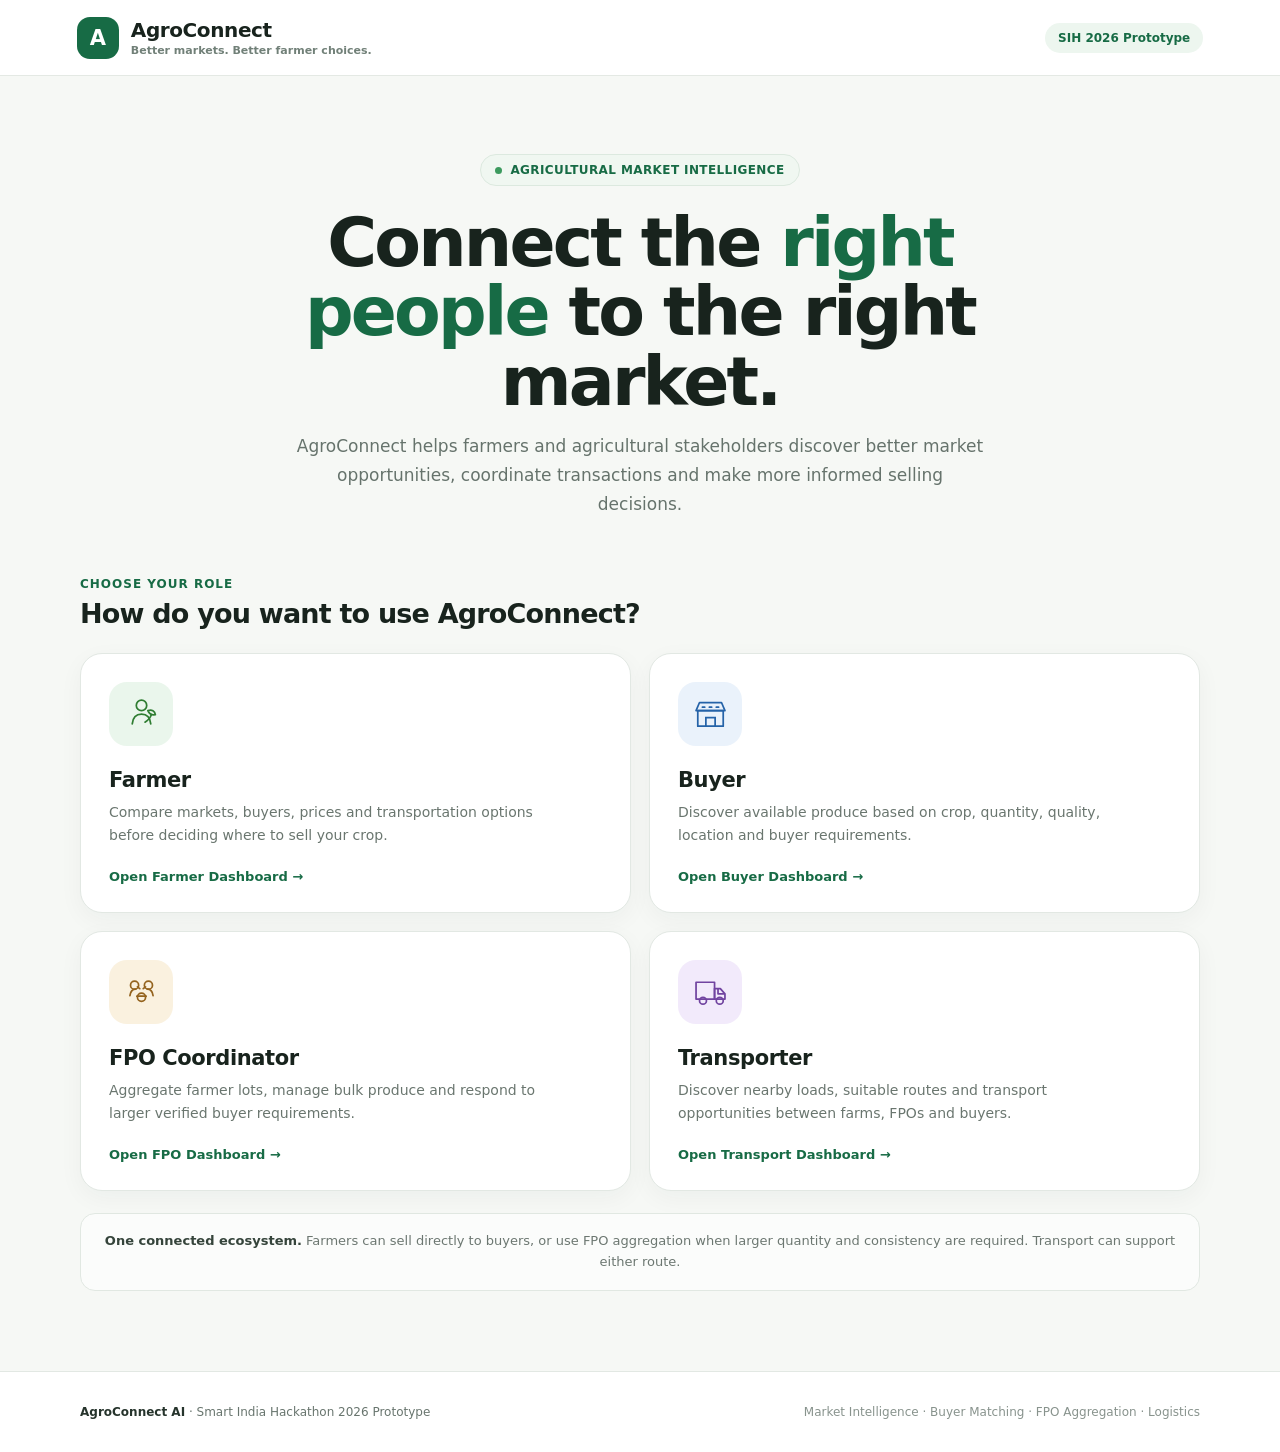
<file: index.html>
<!DOCTYPE html>
<html lang="en">
<head>
  <meta charset="UTF-8">
  <meta name="viewport" content="width=device-width, initial-scale=1.0">

  <meta
    name="description"
    content="AgroConnect AI - Market intelligence and transaction platform connecting farmers, buyers, FPOs and transporters."
  >

  <title>AgroConnect AI | Market Intelligence Platform</title>

  <style>
    /* =========================================================
       RESET
       ========================================================= */

    * {
      margin: 0;
      padding: 0;
      box-sizing: border-box;
    }

    html {
      scroll-behavior: smooth;
    }

    body {
      font-family:
        Inter,
        ui-sans-serif,
        system-ui,
        -apple-system,
        BlinkMacSystemFont,
        "Segoe UI",
        sans-serif;

      background: #f6f8f5;
      color: #18231d;
      min-height: 100vh;
    }

    a {
      color: inherit;
      text-decoration: none;
    }

    button {
      font: inherit;
    }

    /* =========================================================
       MAIN PAGE
       ========================================================= */

    .page {
      min-height: 100vh;
      display: flex;
      flex-direction: column;
    }

    /* =========================================================
       HEADER
       ========================================================= */

    .topbar {
      width: 100%;
      min-height: 76px;

      display: flex;
      align-items: center;
      justify-content: space-between;

      padding: 0 6vw;

      background: rgba(255, 255, 255, 0.96);
      border-bottom: 1px solid #e4e9e4;

      position: sticky;
      top: 0;
      z-index: 100;
    }

    .brand {
      display: flex;
      align-items: center;
      gap: 12px;
    }

    .brand-mark {
      width: 42px;
      height: 42px;

      display: grid;
      place-items: center;

      border-radius: 13px;

      background: #176b45;
      color: white;

      font-size: 21px;
      font-weight: 800;
    }

    .brand-text strong {
      display: block;

      font-size: 20px;
      line-height: 1.1;
      letter-spacing: -0.4px;
    }

    .brand-text span {
      display: block;

      margin-top: 3px;

      color: #718078;
      font-size: 11px;
      font-weight: 600;
    }

    .header-badge {
      padding: 8px 13px;

      border-radius: 999px;

      background: #edf6ef;
      color: #176b45;

      font-size: 12px;
      font-weight: 700;
    }

    /* =========================================================
       HERO
       ========================================================= */

    .hero {
      width: min(1120px, 90%);
      margin: 0 auto;

      padding: 78px 0 48px;

      text-align: center;
    }

    .hero-label {
      display: inline-flex;
      align-items: center;
      gap: 8px;

      padding: 8px 14px;

      border: 1px solid #dce9df;
      border-radius: 999px;

      background: #f0f7f1;
      color: #176b45;

      font-size: 12px;
      font-weight: 800;
      letter-spacing: 0.4px;
      text-transform: uppercase;
    }

    .hero-label-dot {
      width: 7px;
      height: 7px;

      border-radius: 50%;
      background: #3c9a5e;
    }

    .hero h1 {
      max-width: 820px;
      margin: 22px auto 16px;

      font-size: clamp(38px, 6vw, 68px);
      line-height: 1.02;

      letter-spacing: -2.8px;
      font-weight: 800;
    }

    .hero h1 span {
      color: #176b45;
    }

    .hero-description {
      max-width: 690px;
      margin: 0 auto;

      color: #66736c;

      font-size: 17px;
      line-height: 1.7;
    }

    /* =========================================================
       ROLE SECTION
       ========================================================= */

    .roles-section {
      width: min(1120px, 90%);
      margin: 0 auto;

      padding: 10px 0 80px;
    }

    .section-heading {
      margin-bottom: 24px;
    }

    .section-heading p {
      margin-bottom: 7px;

      color: #176b45;

      font-size: 12px;
      font-weight: 800;
      letter-spacing: 1px;
      text-transform: uppercase;
    }

    .section-heading h2 {
      font-size: 27px;
      letter-spacing: -0.8px;
    }

    /* =========================================================
       ROLE GRID
       ========================================================= */

    .role-grid {
      display: grid;

      grid-template-columns: repeat(2, minmax(0, 1fr));

      gap: 18px;
    }

    /* =========================================================
       ROLE CARD
       ========================================================= */

    .role-card {
      min-height: 220px;

      position: relative;

      display: flex;
      flex-direction: column;

      padding: 28px;

      background: #ffffff;

      border: 1px solid #e2e8e3;
      border-radius: 22px;

      box-shadow:
        0 7px 24px rgba(30, 55, 40, 0.045);

      transition:
        transform 0.2s ease,
        border-color 0.2s ease,
        box-shadow 0.2s ease;
    }

    .role-card:hover {
      transform: translateY(-4px);

      border-color: #bcd8c5;

      box-shadow:
        0 15px 35px rgba(30, 55, 40, 0.09);
    }

    /* =========================================================
       MEANINGFUL ROLE ICONS
       ========================================================= */

    .role-icon {
      width: 64px;
      height: 64px;

      display: grid;
      place-items: center;

      margin-bottom: 22px;

      border-radius: 18px;
    }

    .role-icon svg {
      width: 37px;
      height: 37px;

      display: block;
    }

    /* Farmer */

    .farmer-icon {
      background: #eaf6ec;
      color: #2f7d32;
    }

    /* Buyer */

    .buyer-icon {
      background: #eaf2fb;
      color: #2563a8;
    }

    /* FPO */

    .fpo-icon {
      background: #faf1df;
      color: #94631e;
    }

    /* Transporter */

    .transporter-icon {
      background: #f2eafb;
      color: #7144a0;
    }

    /* =========================================================
       CARD TEXT
       ========================================================= */

    .role-card h3 {
      margin-bottom: 9px;

      font-size: 21px;
      letter-spacing: -0.4px;
    }

    .role-card p {
      max-width: 430px;

      color: #6a766f;

      font-size: 14px;
      line-height: 1.65;
    }

    .role-action {
      margin-top: auto;
      padding-top: 22px;

      color: #176b45;

      font-size: 13px;
      font-weight: 800;
    }

    /* =========================================================
       SMALL ROLE DESCRIPTION
       ========================================================= */

    .role-note {
      margin-top: 22px;
      padding: 17px 20px;

      border: 1px solid #e1e8e2;
      border-radius: 15px;

      background: #fbfcfb;

      color: #6c7771;

      font-size: 13px;
      line-height: 1.6;

      text-align: center;
    }

    .role-note strong {
      color: #35443b;
    }

    /* =========================================================
       FOOTER
       ========================================================= */

    footer {
      margin-top: auto;

      border-top: 1px solid #e2e8e3;

      background: #ffffff;
    }

    .footer-inner {
      width: min(1120px, 90%);
      min-height: 80px;

      margin: 0 auto;

      display: flex;
      align-items: center;
      justify-content: space-between;

      gap: 20px;
    }

    .footer-brand {
      color: #68756e;
      font-size: 12px;
    }

    .footer-brand strong {
      color: #26342c;
    }

    .footer-right {
      color: #88938d;
      font-size: 12px;
    }

    /* =========================================================
       RESPONSIVE
       ========================================================= */

    @media (max-width: 800px) {

      .topbar {
        padding: 0 5%;
      }

      .hero {
        padding-top: 58px;
      }

      .hero h1 {
        letter-spacing: -1.8px;
      }

      .role-grid {
        grid-template-columns: 1fr;
      }

      .footer-inner {
        flex-direction: column;
        justify-content: center;

        padding: 20px 0;
      }
    }

    @media (max-width: 520px) {

      .topbar {
        min-height: 66px;
      }

      .brand-mark {
        width: 38px;
        height: 38px;
      }

      .brand-text strong {
        font-size: 18px;
      }

      .brand-text span {
        font-size: 10px;
      }

      .header-badge {
        display: none;
      }

      .hero {
        width: 88%;
        padding: 48px 0 35px;
      }

      .hero h1 {
        font-size: 40px;
        letter-spacing: -1.7px;
      }

      .hero-description {
        font-size: 15px;
      }

      .roles-section {
        width: 88%;
        padding-bottom: 55px;
      }

      .role-card {
        min-height: 205px;
        padding: 23px;
        border-radius: 19px;
      }

      .role-icon {
        width: 56px;
        height: 56px;
        margin-bottom: 18px;
        border-radius: 16px;
      }

      .role-icon svg {
        width: 32px;
        height: 32px;
      }

      .role-card h3 {
        font-size: 19px;
      }
    }
  </style>
</head>

<body>

  <div class="page">

    <!-- =======================================================
         HEADER
         ======================================================= -->

    <header class="topbar">

      <a href="index.html" class="brand" aria-label="AgroConnect home">

        <span class="brand-mark" aria-hidden="true">
          A
        </span>

        <span class="brand-text">
          <strong>AgroConnect</strong>
          <span>Better markets. Better farmer choices.</span>
        </span>

      </a>

      <span class="header-badge">
        SIH 2026 Prototype
      </span>

    </header>


    <!-- =======================================================
         HERO
         ======================================================= -->

    <main>

      <section class="hero">

        <span class="hero-label">
          <span class="hero-label-dot"></span>
          Agricultural Market Intelligence
        </span>

        <h1>
          Connect the
          <span>right people</span>
          to the right market.
        </h1>

        <p class="hero-description">
          AgroConnect helps farmers and agricultural stakeholders
          discover better market opportunities, coordinate transactions
          and make more informed selling decisions.
        </p>

      </section>


      <!-- =====================================================
           ROLE SELECTION
           ===================================================== -->

      <section class="roles-section">

        <div class="section-heading">
          <p>Choose your role</p>
          <h2>How do you want to use AgroConnect?</h2>
        </div>


        <div class="role-grid">


          <!-- =================================================
               FARMER
               ================================================= -->

          <a
            class="role-card farmer-role"
            href="farmer.html"
            aria-label="Open Farmer Dashboard"
          >

            <span class="role-icon farmer-icon" aria-hidden="true">

              <!-- Farmer SVG -->
              <svg
                viewBox="0 0 64 64"
                fill="none"
                xmlns="http://www.w3.org/2000/svg"
              >

                <circle
                  cx="32"
                  cy="18"
                  r="9"
                  stroke="currentColor"
                  stroke-width="3"
                />

                <path
                  d="M16 50C17 39 23 33 32 33C41 33 47 39 48 50"
                  stroke="currentColor"
                  stroke-width="3"
                  stroke-linecap="round"
                />

                <path
                  d="M43 27C50 24 55 28 56 34C50 35 45 32 43 27Z"
                  stroke="currentColor"
                  stroke-width="3"
                  stroke-linejoin="round"
                />

                <path
                  d="M49 34C47 40 43 44 38 47"
                  stroke="currentColor"
                  stroke-width="3"
                  stroke-linecap="round"
                />

              </svg>

            </span>


            <h3>Farmer</h3>

            <p>
              Compare markets, buyers, prices and transportation
              options before deciding where to sell your crop.
            </p>

            <span class="role-action">
              Open Farmer Dashboard →
            </span>

          </a>


          <!-- =================================================
               BUYER
               ================================================= -->

          <a
            class="role-card buyer-role"
            href="buyer.html"
            aria-label="Open Buyer Dashboard"
          >

            <span class="role-icon buyer-icon" aria-hidden="true">

              <!-- Buyer / Marketplace SVG -->
              <svg
                viewBox="0 0 64 64"
                fill="none"
                xmlns="http://www.w3.org/2000/svg"
              >

                <path
                  d="M10 27H54V54H10V27Z"
                  stroke="currentColor"
                  stroke-width="3"
                  stroke-linejoin="round"
                />

                <path
                  d="M7 27L13 13H51L57 27H7Z"
                  stroke="currentColor"
                  stroke-width="3"
                  stroke-linejoin="round"
                />

                <path
                  d="M24 54V39H40V54"
                  stroke="currentColor"
                  stroke-width="3"
                />

                <path
                  d="M18 21H22"
                  stroke="currentColor"
                  stroke-width="3"
                  stroke-linecap="round"
                />

                <path
                  d="M30 21H34"
                  stroke="currentColor"
                  stroke-width="3"
                  stroke-linecap="round"
                />

                <path
                  d="M42 21H46"
                  stroke="currentColor"
                  stroke-width="3"
                  stroke-linecap="round"
                />

              </svg>

            </span>


            <h3>Buyer</h3>

            <p>
              Discover available produce based on crop, quantity,
              quality, location and buyer requirements.
            </p>

            <span class="role-action">
              Open Buyer Dashboard →
            </span>

          </a>


          <!-- =================================================
               FPO
               ================================================= -->

          <a
            class="role-card fpo-role"
            href="fpo.html"
            aria-label="Open FPO Coordinator Dashboard"
          >

            <span class="role-icon fpo-icon" aria-hidden="true">

              <!-- FPO / Farmer Group SVG -->
              <svg
                viewBox="0 0 64 64"
                fill="none"
                xmlns="http://www.w3.org/2000/svg"
              >

                <circle
                  cx="20"
                  cy="21"
                  r="7"
                  stroke="currentColor"
                  stroke-width="3"
                />

                <circle
                  cx="44"
                  cy="21"
                  r="7"
                  stroke="currentColor"
                  stroke-width="3"
                />

                <circle
                  cx="32"
                  cy="42"
                  r="7"
                  stroke="currentColor"
                  stroke-width="3"
                />

                <path
                  d="M25 24L29 27"
                  stroke="currentColor"
                  stroke-width="3"
                  stroke-linecap="round"
                />

                <path
                  d="M39 24L35 27"
                  stroke="currentColor"
                  stroke-width="3"
                  stroke-linecap="round"
                />

                <path
                  d="M24 40H40"
                  stroke="currentColor"
                  stroke-width="3"
                  stroke-linecap="round"
                />

                <path
                  d="M12 39C13 32 17 28 22 28"
                  stroke="currentColor"
                  stroke-width="3"
                  stroke-linecap="round"
                />

                <path
                  d="M52 39C51 32 47 28 42 28"
                  stroke="currentColor"
                  stroke-width="3"
                  stroke-linecap="round"
                />

              </svg>

            </span>


            <h3>FPO Coordinator</h3>

            <p>
              Aggregate farmer lots, manage bulk produce and
              respond to larger verified buyer requirements.
            </p>

            <span class="role-action">
              Open FPO Dashboard →
            </span>

          </a>


          <!-- =================================================
               TRANSPORTER
               ================================================= -->

          <a
            class="role-card transporter-role"
            href="transport.html"
            aria-label="Open Transporter Dashboard"
          >

            <span
              class="role-icon transporter-icon"
              aria-hidden="true"
            >

              <!-- Transport Truck SVG -->
              <svg
                viewBox="0 0 64 64"
                fill="none"
                xmlns="http://www.w3.org/2000/svg"
              >

                <path
                  d="M7 16H39V45H7V16Z"
                  stroke="currentColor"
                  stroke-width="3"
                  stroke-linejoin="round"
                />

                <path
                  d="M39 27H49L57 36V45H39V27Z"
                  stroke="currentColor"
                  stroke-width="3"
                  stroke-linejoin="round"
                />

                <circle
                  cx="19"
                  cy="48"
                  r="6"
                  stroke="currentColor"
                  stroke-width="3"
                />

                <circle
                  cx="48"
                  cy="48"
                  r="6"
                  stroke="currentColor"
                  stroke-width="3"
                />

                <path
                  d="M45 27V36H57"
                  stroke="currentColor"
                  stroke-width="3"
                  stroke-linejoin="round"
                />

              </svg>

            </span>


            <h3>Transporter</h3>

            <p>
              Discover nearby loads, suitable routes and
              transport opportunities between farms, FPOs and buyers.
            </p>

            <span class="role-action">
              Open Transport Dashboard →
            </span>

          </a>


        </div>


        <!-- =====================================================
             ROLE NOTE
             ===================================================== -->

        <div class="role-note">
          <strong>One connected ecosystem.</strong>
          Farmers can sell directly to buyers, or use FPO aggregation
          when larger quantity and consistency are required.
          Transport can support either route.
        </div>

      </section>

    </main>


    <!-- =======================================================
         FOOTER
         ======================================================= -->

    <footer>

      <div class="footer-inner">

        <div class="footer-brand">
          <strong>AgroConnect AI</strong>
          · Smart India Hackathon 2026 Prototype
        </div>

        <div class="footer-right">
          Market Intelligence · Buyer Matching · FPO Aggregation · Logistics
        </div>

      </div>

    </footer>

  </div>

</body>
</html>
</file>
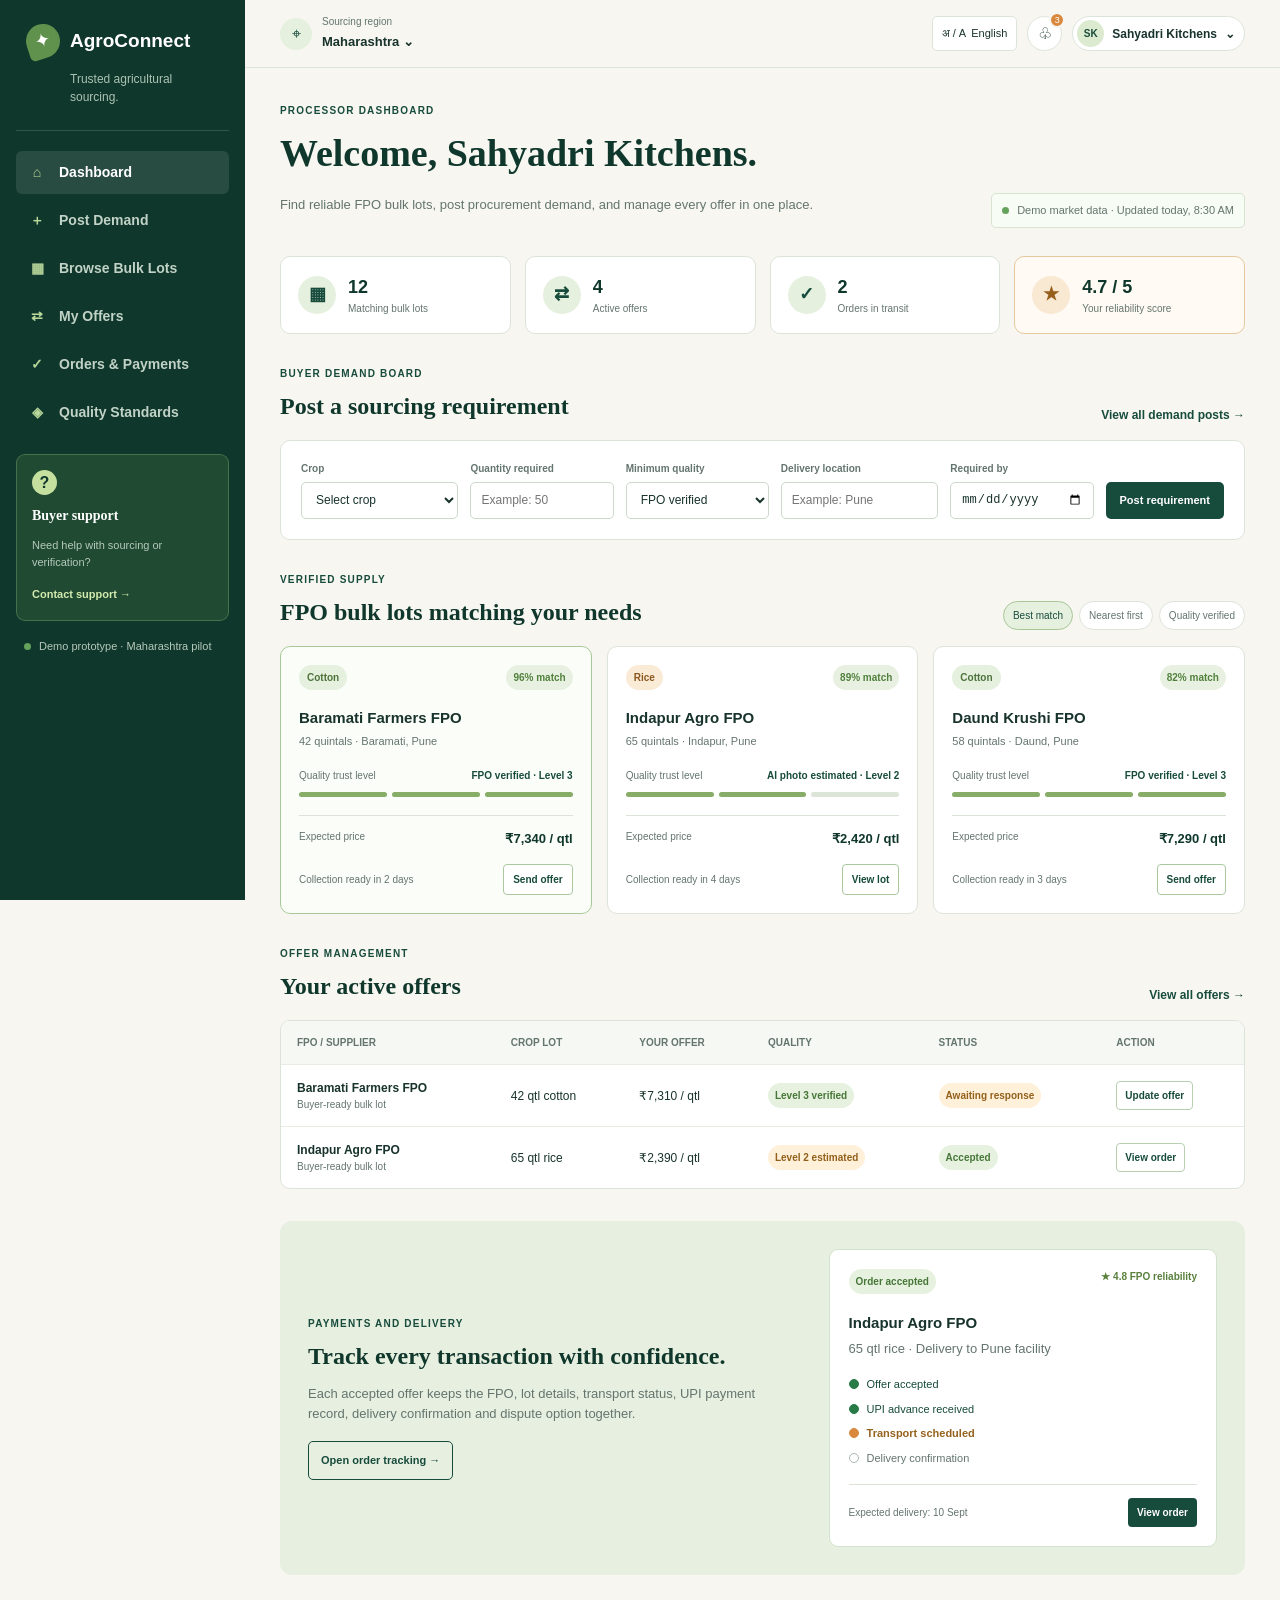
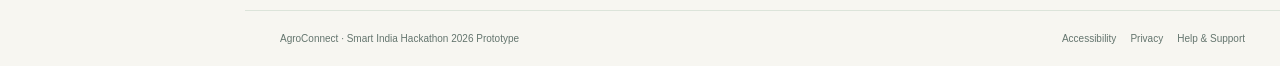
<file: buyer.html>
<!DOCTYPE html>
<html lang="en">
<head>
  <meta charset="UTF-8">
  <meta name="viewport" content="width=device-width, initial-scale=1.0">

  <title>Buyer Dashboard | AgroConnect</title>

  <link rel="stylesheet" href="css/common.css">
  <link rel="stylesheet" href="css/buyer.css">
</head>

<body>
  <a class="skip-link" href="#main-content">Skip to dashboard content</a>

  <div class="app-shell">
    <aside class="sidebar" aria-label="Buyer navigation">
      <button class="sidebar-close" type="button" aria-label="Close navigation">
  ×
</button>
      <div class="brand-area">
        <a class="brand" href="index.html">
          <span class="brand-icon">✦</span>
          <span><strong>AgroConnect</strong></span>
        </a>

        <p class="brand-tagline">Trusted agricultural sourcing.</p>
      </div>

      <nav class="sidebar-nav">
        <a class="nav-item active" href="#buyer-dashboard">
          <span>⌂</span>
          Dashboard
        </a>

        <a class="nav-item" href="#demand-board">
          <span>＋</span>
          Post Demand
        </a>

        <a class="nav-item" href="#bulk-lots">
          <span>▦</span>
          Browse Bulk Lots
        </a>

        <a class="nav-item" href="#offers">
          <span>⇄</span>
          My Offers
        </a>

        <a class="nav-item" href="#orders">
          <span>✓</span>
          Orders & Payments
        </a>

        <a class="nav-item" href="#quality">
          <span>◈</span>
          Quality Standards
        </a>
      </nav>

      <section class="help-card">
        <span class="help-icon">?</span>
        <h2>Buyer support</h2>
        <p>Need help with sourcing or verification?</p>
        <button class="text-button" type="button">Contact support →</button>
      </section>

      <div class="sidebar-footer">
        <span class="status-dot"></span>
        Demo prototype · Maharashtra pilot
      </div>
    </aside>
    <button class="mobile-overlay" type="button" aria-label="Close navigation"></button>

    <div class="page-wrapper">
      <header class="topbar">
        <button class="mobile-menu-button" type="button" aria-label="Open navigation" aria-expanded="false">
          ☰
        </button>

        <div class="location-selector">
          <span class="location-icon">⌖</span>

          <div>
            <small>Sourcing region</small>

            <button class="location-button" type="button">
              Maharashtra
              <span>⌄</span>
            </button>
          </div>
        </div>

        <div class="topbar-actions">
          <button class="language-button" type="button">
            अ / A
            <span>English</span>
          </button>

          <button class="notification-button" type="button" aria-label="View 3 notifications">
            ♧
            <span class="notification-count">3</span>
          </button>

          <button class="profile-button" type="button">
            <span class="profile-avatar">SK</span>
            <span class="profile-name">Sahyadri Kitchens</span>
            <span>⌄</span>
          </button>
        </div>
      </header>

      <main id="main-content" class="buyer-content">
        <section id="buyer-dashboard" class="buyer-welcome">
          <div>
            <p class="eyebrow">Processor dashboard</p>
            <h1>Welcome, Sahyadri Kitchens.</h1>
            <p>
              Find reliable FPO bulk lots, post procurement demand,
              and manage every offer in one place.
            </p>
          </div>

          <div class="data-status">
            <span class="status-dot"></span>
            Demo market data · Updated today, 8:30 AM
          </div>
        </section>

        <section class="buyer-summary-grid" aria-label="Buyer summary">
          <article class="buyer-summary-card">
            <span class="summary-icon">▦</span>
            <div>
              <strong>12</strong>
              <span>Matching bulk lots</span>
            </div>
          </article>

          <article class="buyer-summary-card">
            <span class="summary-icon">⇄</span>
            <div>
              <strong>4</strong>
              <span>Active offers</span>
            </div>
          </article>

          <article class="buyer-summary-card">
            <span class="summary-icon">✓</span>
            <div>
              <strong>2</strong>
              <span>Orders in transit</span>
            </div>
          </article>

          <article class="buyer-summary-card trust-card">
            <span class="summary-icon">★</span>
            <div>
              <strong>4.7 / 5</strong>
              <span>Your reliability score</span>
            </div>
          </article>
        </section>

        <section id="demand-board" class="buyer-section" aria-labelledby="demand-title">
          <div class="section-heading">
            <div>
              <p class="eyebrow">Buyer demand board</p>
              <h2 id="demand-title">Post a sourcing requirement</h2>
            </div>

            <button class="section-link button-reset" type="button">
              View all demand posts →
            </button>
          </div>

          <form class="demand-form" id="demand-form">
            <div class="form-field">
              <label for="crop">Crop</label>
              <select id="crop" required>
                <option value="">Select crop</option>
                <option>Cotton</option>
                <option>Rice</option>
                <option>Sugarcane</option>
                <option>Tur Dal</option>
              </select>
            </div>

            <div class="form-field">
              <label for="quantity">Quantity required</label>
              <input id="quantity" type="number" placeholder="Example: 50">
            </div>

            <div class="form-field">
              <label for="quality-grade">Minimum quality</label>
              <select id="quality-grade">
                <option>FPO verified</option>
                <option>AI photo estimated</option>
                <option>Self-declared</option>
              </select>
            </div>

            <div class="form-field">
              <label for="delivery-location">Delivery location</label>
              <input id="delivery-location" type="text" placeholder="Example: Pune">
            </div>

            <div class="form-field">
              <label for="required-date">Required by</label>
              <input id="required-date" type="date">
            </div>

            <button class="post-demand-button" type="submit">
              Post requirement
            </button>
          </form>
        </section>

        <section id="bulk-lots" class="buyer-section" aria-labelledby="lots-title">
          <div class="section-heading">
            <div>
              <p class="eyebrow">Verified supply</p>
              <h2 id="lots-title">FPO bulk lots matching your needs</h2>
            </div>

            <div class="table-filters">
              <button class="filter-button active" type="button">Best match</button>
              <button class="filter-button" type="button">Nearest first</button>
              <button class="filter-button" type="button">Quality verified</button>
            </div>
          </div>

          <div class="bulk-lot-grid">
            <article class="bulk-lot-card featured-lot">
              <div class="bulk-lot-top">
                <span class="crop-badge cotton">Cotton</span>
                <span class="match-label">96% match</span>
              </div>

              <h3>Baramati Farmers FPO</h3>
              <p class="lot-details">42 quintals · Baramati, Pune</p>

              <div class="quality-row">
                <span>Quality trust level</span>
                <strong>FPO verified · Level 3</strong>
              </div>

              <div class="quality-progress">
                <span></span>
                <span></span>
                <span></span>
              </div>

              <div class="bulk-lot-price">
                <span>Expected price</span>
                <strong>₹7,340 / qtl</strong>
              </div>

              <div class="bulk-lot-footer">
                <span>Collection ready in 2 days</span>
                <button class="offer-button" type="button">Send offer</button>
              </div>
            </article>

            <article class="bulk-lot-card">
              <div class="bulk-lot-top">
                <span class="crop-badge rice">Rice</span>
                <span class="match-label">89% match</span>
              </div>

              <h3>Indapur Agro FPO</h3>
              <p class="lot-details">65 quintals · Indapur, Pune</p>

              <div class="quality-row">
                <span>Quality trust level</span>
                <strong>AI photo estimated · Level 2</strong>
              </div>

              <div class="quality-progress level-two-progress">
                <span></span>
                <span></span>
                <span></span>
              </div>

              <div class="bulk-lot-price">
                <span>Expected price</span>
                <strong>₹2,420 / qtl</strong>
              </div>

              <div class="bulk-lot-footer">
                <span>Collection ready in 4 days</span>
                <button class="offer-button" type="button">View lot</button>
              </div>
            </article>

            <article class="bulk-lot-card">
              <div class="bulk-lot-top">
                <span class="crop-badge cotton">Cotton</span>
                <span class="match-label">82% match</span>
              </div>

              <h3>Daund Krushi FPO</h3>
              <p class="lot-details">58 quintals · Daund, Pune</p>

              <div class="quality-row">
                <span>Quality trust level</span>
                <strong>FPO verified · Level 3</strong>
              </div>

              <div class="quality-progress">
                <span></span>
                <span></span>
                <span></span>
              </div>

              <div class="bulk-lot-price">
                <span>Expected price</span>
                <strong>₹7,290 / qtl</strong>
              </div>

              <div class="bulk-lot-footer">
                <span>Collection ready in 3 days</span>
                <button class="offer-button" type="button">Send offer</button>
              </div>
            </article>
          </div>
        </section>

        <section id="offers" class="buyer-section" aria-labelledby="offer-title">
          <div class="section-heading">
            <div>
              <p class="eyebrow">Offer management</p>
              <h2 id="offer-title">Your active offers</h2>
            </div>

            <a class="section-link" href="#all-offers">View all offers →</a>
          </div>

          <div class="table-container">
            <table>
              <caption>Active purchase offers submitted by this buyer.</caption>

              <thead>
                <tr>
                  <th>FPO / Supplier</th>
                  <th>Crop lot</th>
                  <th>Your offer</th>
                  <th>Quality</th>
                  <th>Status</th>
                  <th>Action</th>
                </tr>
              </thead>

              <tbody>
                <tr>
                  <td>
                    <strong>Baramati Farmers FPO</strong>
                    <span class="table-subtext">Buyer-ready bulk lot</span>
                  </td>

                  <td>42 qtl cotton</td>
                  <td>₹7,310 / qtl</td>
                  <td><span class="quality-badge verified">Level 3 verified</span></td>
                  <td><span class="offer-status pending">Awaiting response</span></td>
                  <td><button class="table-action" type="button">Update offer</button></td>
                </tr>

                <tr>
                  <td>
                    <strong>Indapur Agro FPO</strong>
                    <span class="table-subtext">Buyer-ready bulk lot</span>
                  </td>

                  <td>65 qtl rice</td>
                  <td>₹2,390 / qtl</td>
                  <td><span class="quality-badge estimated">Level 2 estimated</span></td>
                  <td><span class="offer-status accepted">Accepted</span></td>
                  <td><button class="table-action" type="button">View order</button></td>
                </tr>
              </tbody>
            </table>
          </div>
        </section>

        <section id="orders" class="buyer-section order-section" aria-labelledby="order-title">
          <div class="order-copy">
            <p class="eyebrow">Payments and delivery</p>
            <h2 id="order-title">Track every transaction with confidence.</h2>
            <p>
              Each accepted offer keeps the FPO, lot details, transport status,
              UPI payment record, delivery confirmation and dispute option together.
            </p>

            <button class="secondary-button" type="button">
              Open order tracking →
            </button>
          </div>

          <article class="order-preview">
            <div class="order-preview-top">
              <span class="offer-status accepted">Order accepted</span>
              <span class="reliability-score">★ 4.8 FPO reliability</span>
            </div>

            <h3>Indapur Agro FPO</h3>
            <p>65 qtl rice · Delivery to Pune facility</p>

            <div class="order-steps">
              <span class="completed">Offer accepted</span>
              <span class="completed">UPI advance received</span>
              <span class="current">Transport scheduled</span>
              <span>Delivery confirmation</span>
            </div>

            <div class="order-preview-footer">
              <span>Expected delivery: 10 Sept</span>
              <button type="button">View order</button>
            </div>
          </article>
        </section>
      </main>

      <footer class="app-footer">
        <span>AgroConnect · Smart India Hackathon 2026 Prototype</span>

        <nav>
          <a href="#accessibility">Accessibility</a>
          <a href="#privacy">Privacy</a>
          <a href="#support">Help & Support</a>
        </nav>
      </footer>
    </div>
  </div>

  <script src="js/buyer.js"></script>
</body>
</html>
</file>
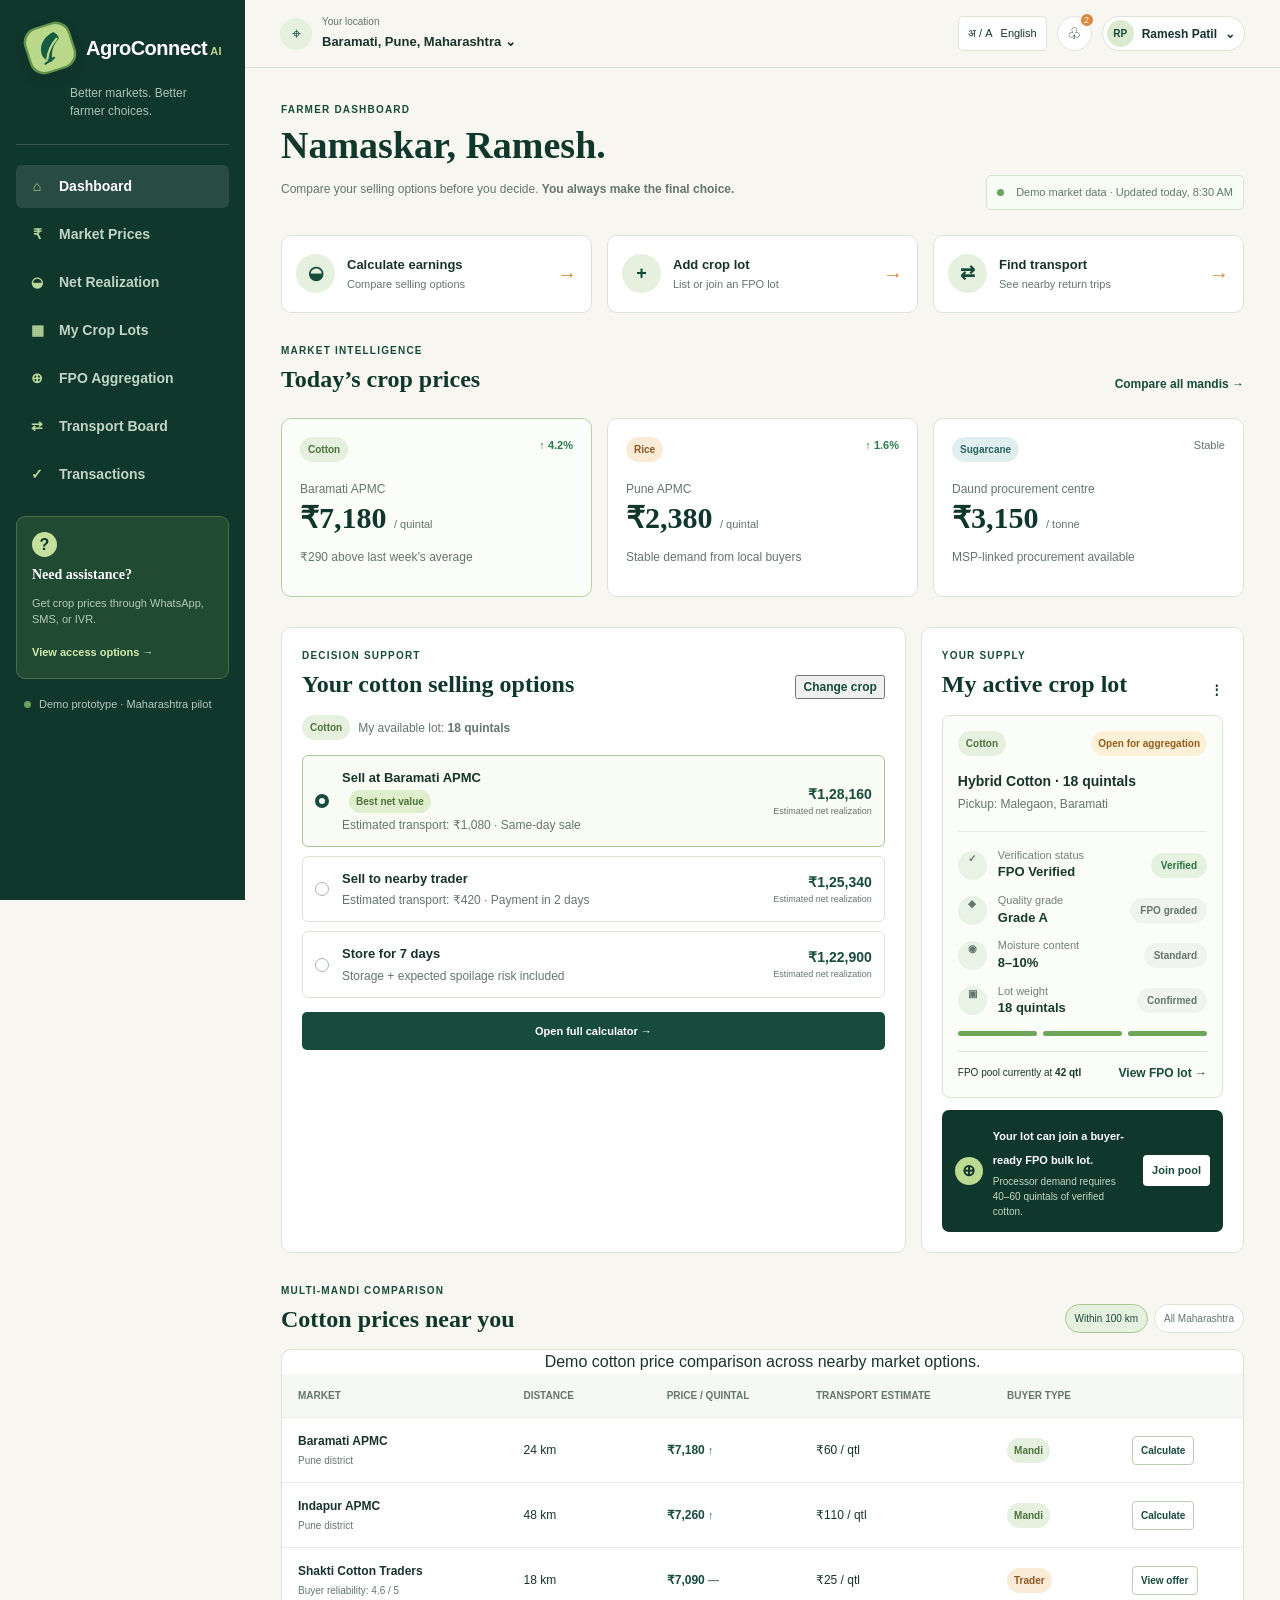
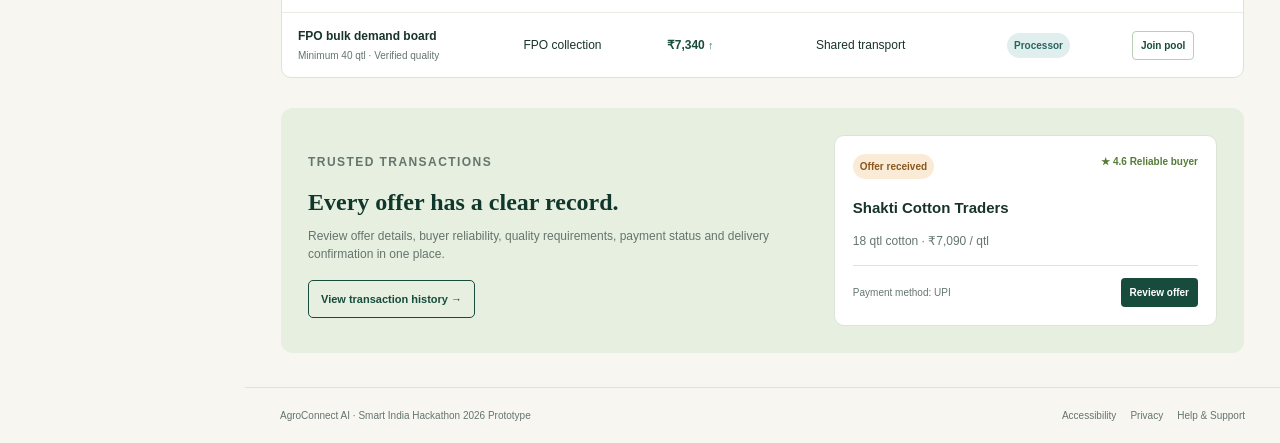
<file: farmer.html>
<!DOCTYPE html>
<html lang="en">
<head>
  <!-- Basic document setup -->
  <meta charset="UTF-8">
  <meta name="viewport" content="width=device-width, initial-scale=1.0">

  <meta
    name="description"
    content="AgroConnect AI farmer market dashboard for price discovery and better selling decisions."
  >

  <title>Farmer Dashboard | AgroConnect</title>

  <!-- Shared project styles -->
  <link rel="stylesheet" href="css/common.css">
  <link rel="stylesheet" href="css/farmer.css">
</head>

<body>

  <!-- Accessibility -->
  <a class="skip-link" href="#main-content">
    Skip to dashboard content
  </a>

  <div class="app-shell">

    <!-- =========================================================
         SIDEBAR
         ========================================================= -->

    <aside
      id="mobile-sidebar"
      class="sidebar"
      aria-label="Application navigation"
    >

      <!-- Mobile close button -->
      <button
        class="sidebar-close-button"
        type="button"
        aria-label="Close navigation"
      >
        <span aria-hidden="true">×</span>
      </button>


      <!-- BRAND -->
      <div class="brand-area">

        <a
          class="brand"
          href="index.html"
          aria-label="AgroConnect dashboard"
        >

          <span class="brand-icon" aria-hidden="true">

            <svg
              viewBox="0 0 64 64"
              fill="none"
              xmlns="http://www.w3.org/2000/svg"
            >

              <!-- Soft logo background -->
              <rect
                x="3"
                y="3"
                width="58"
                height="58"
                rx="18"
                fill="#B9D88A"
              />

              <!-- Leaf -->
              <path
                d="M42.5 13C30 15 20 23 19 35C18.5 42 23 48 29.5 50C31 39 36 30 47 24C48 20 46 16 42.5 13Z"
                fill="#145B42"
              />

              <!-- Leaf vein -->
              <path
                d="M24 45C28 36 34 29 44 23"
                stroke="#B9D88A"
                stroke-width="3"
                stroke-linecap="round"
              />

              <!-- Small crop stem -->
              <path
                d="M20 50C25 49 29 48 33 46"
                stroke="#145B42"
                stroke-width="3"
                stroke-linecap="round"
              />

            </svg>

          </span>

          <span class="brand-text">
            <strong>AgroConnect</strong>
            <em>AI</em>
          </span>

        </a>

        <p class="brand-tagline">
          Better markets. Better farmer choices.
        </p>

      </div>


      <!-- SIDEBAR NAVIGATION -->

      <nav
        class="sidebar-nav"
        aria-label="Dashboard sections"
      >

        <a
          class="nav-item active"
          href="index.html"
          aria-current="page"
        >
          <span aria-hidden="true">⌂</span>
          Dashboard
        </a>

        <a
          class="nav-item"
          href="#market-prices"
        >
          <span aria-hidden="true">₹</span>
          Market Prices
        </a>

        <a
          class="nav-item"
          href="#net-realization"
        >
          <span aria-hidden="true">◒</span>
          Net Realization
        </a>

        <a
          class="nav-item"
          href="#my-lots"
        >
          <span aria-hidden="true">▦</span>
          My Crop Lots
        </a>

        <a
          class="nav-item"
          href="#fpo-aggregation"
        >
          <span aria-hidden="true">⊕</span>
          FPO Aggregation
        </a>

        <a
          class="nav-item"
          href="#transport"
        >
          <span aria-hidden="true">⇄</span>
          Transport Board
        </a>

        <a
          class="nav-item"
          href="#transactions"
        >
          <span aria-hidden="true">✓</span>
          Transactions
        </a>

      </nav>


      <!-- HELP CARD -->

      <section
        class="help-card"
        aria-labelledby="help-title"
      >

        <span
          class="help-icon"
          aria-hidden="true"
        >
          ?
        </span>

        <h2 id="help-title">
          Need assistance?
        </h2>

        <p>
          Get crop prices through WhatsApp, SMS, or IVR.
        </p>

        <button
          class="text-button"
          type="button"
        >
          View access options →
        </button>

      </section>


      <!-- SIDEBAR FOOTER -->

      <div class="sidebar-footer">

        <span
          class="status-dot"
          aria-hidden="true"
        ></span>

        Demo prototype · Maharashtra pilot

      </div>

    </aside>


    <!-- MOBILE OVERLAY -->

    <div
      class="sidebar-overlay"
      aria-hidden="true"
      hidden
    ></div>


    <!-- =========================================================
         PAGE WRAPPER
         ========================================================= -->

    <div class="page-wrapper">


      <!-- =========================================================
           TOP BAR
           ========================================================= -->

      <header
        class="topbar topbar-sticky"
        data-sticky-header
      >

        <!-- Mobile menu -->

        <button
          class="mobile-menu-button"
          type="button"
          aria-label="Open navigation"
          aria-expanded="false"
          aria-controls="mobile-sidebar"
        >
          <span aria-hidden="true">☰</span>
        </button>


        <!-- LOCATION -->

        <div class="location-selector">

          <span
            class="location-icon"
            aria-hidden="true"
          >
            ⌖
          </span>

          <div>

            <small>
              Your location
            </small>

            <button
              type="button"
              class="location-button"
            >
              Baramati, Pune, Maharashtra

              <span aria-hidden="true">
                ⌄
              </span>

            </button>

          </div>

        </div>


        <!-- TOPBAR ACTIONS -->

        <div class="topbar-actions">


          <!-- LANGUAGE -->

          <button
            class="language-button"
            type="button"
            aria-label="Change language"
          >

            <span aria-hidden="true">
              अ / A
            </span>

            <span data-language-label>
              English
            </span>

          </button>


          <!-- NOTIFICATIONS -->

          <button
            class="notification-button"
            type="button"
            aria-label="View 2 notifications"
          >

            ♧

            <span class="notification-count">
              2
            </span>

          </button>


          <!-- PROFILE -->

          <button
            class="profile-button"
            type="button"
            aria-label="Open profile menu"
          >

            <span
              class="profile-avatar"
              aria-hidden="true"
            >
              RP
            </span>

            <span class="profile-name">
              Ramesh Patil
            </span>

            <span aria-hidden="true">
              ⌄
            </span>

          </button>

        </div>

      </header>


      <!-- =========================================================
           MAIN CONTENT
           ========================================================= -->

      <main
        id="main-content"
        class="dashboard-content"
      >


        <!-- =======================================================
             PAGE INTRODUCTION
             ======================================================= -->

        <section
          class="dashboard-welcome"
          aria-labelledby="dashboard-title"
        >

          <div>

            <p class="eyebrow">
              Farmer dashboard
            </p>

            <h1 id="dashboard-title">
              Namaskar, Ramesh.
            </h1>

            <p class="welcome-copy">

              Compare your selling options before you decide.

              <strong>
                You always make the final choice.
              </strong>

            </p>

          </div>


          <div
            class="data-status"
            role="status"
          >

            <span
              class="status-dot"
              aria-hidden="true"
            ></span>

            Demo market data · Updated today, 8:30 AM

          </div>

        </section>


        <!-- =======================================================
             QUICK ACTIONS
             ======================================================= -->

        <section
          class="quick-actions"
          aria-label="Quick actions"
        >

          <a
            class="quick-action-card"
            href="#net-realization"
          >

            <span
              class="quick-action-icon"
              aria-hidden="true"
            >
              ◒
            </span>

            <span>

              <strong>
                Calculate earnings
              </strong>

              <small>
                Compare selling options
              </small>

            </span>

            <b aria-hidden="true">
              →
            </b>

          </a>


          <a
            class="quick-action-card"
            href="#my-lots"
          >

            <span
              class="quick-action-icon"
              aria-hidden="true"
            >
              +
            </span>

            <span>

              <strong>
                Add crop lot
              </strong>

              <small>
                List or join an FPO lot
              </small>

            </span>

            <b aria-hidden="true">
              →
            </b>

          </a>


          <a
            class="quick-action-card"
            href="#transport"
          >

            <span
              class="quick-action-icon"
              aria-hidden="true"
            >
              ⇄
            </span>

            <span>

              <strong>
                Find transport
              </strong>

              <small>
                See nearby return trips
              </small>

            </span>

            <b aria-hidden="true">
              →
            </b>

          </a>

        </section>


        <!-- =======================================================
             MARKET PRICES
             ======================================================= -->

        <section
          id="market-prices"
          class="dashboard-section"
          aria-labelledby="price-heading"
        >

          <div class="section-heading">

            <div>

              <p class="eyebrow">
                Market intelligence
              </p>

              <h2 id="price-heading">
                Today’s crop prices
              </h2>

            </div>


            <a
              class="section-link"
              href="#all-prices"
            >
              Compare all mandis →
            </a>

          </div>


          <div class="price-summary-grid">


            <!-- COTTON -->

            <article
              class="price-summary-card featured-price"
            >

              <div class="card-label-row">

                <span class="crop-badge cotton">
                  Cotton
                </span>

                <span class="trend-positive">
                  ↑ 4.2%
                </span>

              </div>

              <p class="price-location">
                Baramati APMC
              </p>

              <p
                class="market-price"
                data-crop="cotton"
                data-price="7180"
              >
                ₹7,180

                <span>
                  / quintal
                </span>

              </p>

              <p class="price-note">
                ₹290 above last week’s average
              </p>

            </article>


            <!-- RICE -->

            <article class="price-summary-card">

              <div class="card-label-row">

                <span class="crop-badge rice">
                  Rice
                </span>

                <span class="trend-positive">
                  ↑ 1.6%
                </span>

              </div>

              <p class="price-location">
                Pune APMC
              </p>

              <p
                class="market-price"
                data-crop="rice"
                data-price="2380"
              >
                ₹2,380

                <span>
                  / quintal
                </span>

              </p>

              <p class="price-note">
                Stable demand from local buyers
              </p>

            </article>


            <!-- SUGARCANE -->

            <article class="price-summary-card">

              <div class="card-label-row">

                <span class="crop-badge sugarcane">
                  Sugarcane
                </span>

                <span class="trend-neutral">
                  Stable
                </span>

              </div>

              <p class="price-location">
                Daund procurement centre
              </p>

              <p
                class="market-price"
                data-crop="sugarcane"
                data-price="3150"
              >
                ₹3,150

                <span>
                  / tonne
                </span>

              </p>

              <p class="price-note">
                MSP-linked procurement available
              </p>

            </article>

          </div>

        </section>


        <!-- =======================================================
             TWO COLUMN AREA
             ======================================================= -->

        <div class="dashboard-two-column">


          <!-- =====================================================
               NET REALIZATION
               ===================================================== -->

          <section
            id="net-realization"
            class="dashboard-section calculator-preview"
            aria-labelledby="calculator-heading"
          >

            <div class="section-heading">

              <div>

                <p class="eyebrow">
                  Decision support
                </p>

                <h2 id="calculator-heading">
                  Your cotton selling options
                </h2>

              </div>


              <button
                class="section-link button-reset"
                type="button"
              >
                Change crop
              </button>

            </div>


            <div class="calculator-lot-info">

              <span class="crop-badge cotton">
                Cotton
              </span>

              <span>
                My available lot:
                <strong>
                  18 quintals
                </strong>
              </span>

            </div>


            <div
              class="option-list"
              role="list"
            >


              <!-- OPTION 1 -->

              <article
                class="selling-option best-option"
                role="listitem"
              >

                <div
                  class="option-radio"
                  aria-hidden="true"
                ></div>


                <div class="option-details">

                  <div class="option-title-row">

                    <h3>
                      Sell at Baramati APMC
                    </h3>

                    <span class="recommended-label">
                      Best net value
                    </span>

                  </div>

                  <p>
                    Estimated transport: ₹1,080 · Same-day sale
                  </p>

                </div>


                <div class="option-value">

                  <strong>
                    ₹1,28,160
                  </strong>

                  <span>
                    Estimated net realization
                  </span>

                </div>

              </article>


              <!-- OPTION 2 -->

              <article
                class="selling-option"
                role="listitem"
              >

                <div
                  class="option-radio empty"
                  aria-hidden="true"
                ></div>


                <div class="option-details">

                  <h3>
                    Sell to nearby trader
                  </h3>

                  <p>
                    Estimated transport: ₹420 · Payment in 2 days
                  </p>

                </div>


                <div class="option-value">

                  <strong>
                    ₹1,25,340
                  </strong>

                  <span>
                    Estimated net realization
                  </span>

                </div>

              </article>


              <!-- OPTION 3 -->

              <article
                class="selling-option"
                role="listitem"
              >

                <div
                  class="option-radio empty"
                  aria-hidden="true"
                ></div>


                <div class="option-details">

                  <h3>
                    Store for 7 days
                  </h3>

                  <p>
                    Storage + expected spoilage risk included
                  </p>

                </div>


                <div class="option-value">

                  <strong>
                    ₹1,22,900
                  </strong>

                  <span>
                    Estimated net realization
                  </span>

                </div>

              </article>

            </div>


            <button
              class="primary-button"
              type="button"
              id="open-calculator"
            >
              Open full calculator →
            </button>

          </section>


          <!-- =====================================================
               MY CROP LOT
               ===================================================== -->

          <section
            id="my-lots"
            class="dashboard-section my-lot-section"
            aria-labelledby="lot-heading"
          >

            <div class="section-heading">

              <div>

                <p class="eyebrow">
                  Your supply
                </p>

                <h2 id="lot-heading">
                  My active crop lot
                </h2>

              </div>


              <button
                class="icon-button"
                type="button"
                aria-label="More lot actions"
              >
                ⋮
              </button>

            </div>


            <article class="lot-card">


              <div class="lot-card-top">

                <span class="crop-badge cotton">
                  Cotton
                </span>

                <span class="lot-status">
                  Open for aggregation
                </span>

              </div>


              <h3>
                Hybrid Cotton · 18 quintals
              </h3>


              <p class="lot-location">
                Pickup: Malegaon, Baramati
              </p>


              <!-- =================================================
                   UPDATED QUALITY / VERIFICATION STATUS
                   ================================================= -->

              <div class="quality-status">


                <!-- Verification -->

                <div class="quality-item">

                  <span class="quality-icon">
                    ✓
                  </span>

                  <div>

                    <span>
                      Verification status
                    </span>

                    <strong>
                      FPO Verified
                    </strong>

                  </div>

                  <span class="quality-badge verified">
                    Verified
                  </span>

                </div>


                <!-- Grade -->

                <div class="quality-item">

                  <span class="quality-icon">
                    ◆
                  </span>

                  <div>

                    <span>
                      Quality grade
                    </span>

                    <strong>
                      Grade A
                    </strong>

                  </div>

                  <span class="quality-badge">
                    FPO graded
                  </span>

                </div>


                <!-- Moisture -->

                <div class="quality-item">

                  <span class="quality-icon">
                    ◉
                  </span>

                  <div>

                    <span>
                      Moisture content
                    </span>

                    <strong>
                      8–10%
                    </strong>

                  </div>

                  <span class="quality-badge">
                    Standard
                  </span>

                </div>


                <!-- Weight -->

                <div class="quality-item">

                  <span class="quality-icon">
                    ▣
                  </span>

                  <div>

                    <span>
                      Lot weight
                    </span>

                    <strong>
                      18 quintals
                    </strong>

                  </div>

                  <span class="quality-badge">
                    Confirmed
                  </span>

                </div>


              </div>


              <!-- QUALITY PROGRESS -->

              <div
                class="quality-progress"
                aria-label="Quality verification level 3 of 3"
              >

                <span class="active"></span>
                <span class="active"></span>
                <span class="active"></span>

              </div>


              <div class="lot-card-footer">

                <span>
                  FPO pool currently at
                  <strong>
                    42 qtl
                  </strong>
                </span>

                <a href="#fpo-aggregation">
                  View FPO lot →
                </a>

              </div>

            </article>


            <!-- FPO HIGHLIGHT -->

            <div
              id="fpo-aggregation"
              class="fpo-highlight"
            >

              <span
                class="fpo-icon"
                aria-hidden="true"
              >
                ⊕
              </span>

              <div>

                <strong>
                  Your lot can join a buyer-ready FPO bulk lot.
                </strong>

                <p>
                  Processor demand requires 40–60 quintals of verified cotton.
                </p>

              </div>

              <button
                type="button"
                class="small-button"
              >
                Join pool
              </button>

            </div>

          </section>

        </div>


        <!-- =======================================================
             MULTI-MANDI COMPARISON
             ======================================================= -->

        <section
          id="all-prices"
          class="dashboard-section"
          aria-labelledby="mandi-heading"
        >

          <div class="section-heading">

            <div>

              <p class="eyebrow">
                Multi-mandi comparison
              </p>

              <h2 id="mandi-heading">
                Cotton prices near you
              </h2>

            </div>


            <div class="table-filters">

              <button
                class="filter-button active"
                type="button"
              >
                Within 100 km
              </button>

              <button
                class="filter-button"
                type="button"
              >
                All Maharashtra
              </button>

            </div>

          </div>


          <div class="table-container">

            <table>

              <caption>
                Demo cotton price comparison across nearby market options.
              </caption>


              <thead>

                <tr>

                  <th scope="col">
                    Market
                  </th>

                  <th scope="col">
                    Distance
                  </th>

                  <th scope="col">
                    Price / quintal
                  </th>

                  <th scope="col">
                    Transport estimate
                  </th>

                  <th scope="col">
                    Buyer type
                  </th>

                  <th scope="col">
                    <span class="visually-hidden">
                      Action
                    </span>
                  </th>

                </tr>

              </thead>


              <tbody>


                <!-- BARAMATI -->

                <tr>

                  <td>

                    <strong>
                      Baramati APMC
                    </strong>

                    <span class="table-subtext">
                      Pune district
                    </span>

                  </td>

                  <td>
                    24 km
                  </td>

                  <td class="price-cell">
                    ₹7,180
                    <span class="trend-positive">
                      ↑
                    </span>
                  </td>

                  <td>
                    ₹60 / qtl
                  </td>

                  <td>
                    <span class="buyer-type mandi">
                      Mandi
                    </span>
                  </td>

                  <td>
                    <button
                      class="table-action"
                      type="button"
                    >
                      Calculate
                    </button>
                  </td>

                </tr>


                <!-- INDAPUR -->

                <tr>

                  <td>

                    <strong>
                      Indapur APMC
                    </strong>

                    <span class="table-subtext">
                      Pune district
                    </span>

                  </td>

                  <td>
                    48 km
                  </td>

                  <td class="price-cell">
                    ₹7,260
                    <span class="trend-positive">
                      ↑
                    </span>
                  </td>

                  <td>
                    ₹110 / qtl
                  </td>

                  <td>
                    <span class="buyer-type mandi">
                      Mandi
                    </span>
                  </td>

                  <td>
                    <button
                      class="table-action"
                      type="button"
                    >
                      Calculate
                    </button>
                  </td>

                </tr>


                <!-- TRADER -->

                <tr>

                  <td>

                    <strong>
                      Shakti Cotton Traders
                    </strong>

                    <span class="table-subtext">
                      Buyer reliability: 4.6 / 5
                    </span>

                  </td>

                  <td>
                    18 km
                  </td>

                  <td class="price-cell">
                    ₹7,090

                    <span class="trend-neutral">
                      —
                    </span>

                  </td>

                  <td>
                    ₹25 / qtl
                  </td>

                  <td>
                    <span class="buyer-type trader">
                      Trader
                    </span>
                  </td>

                  <td>
                    <button
                      class="table-action"
                      type="button"
                    >
                      View offer
                    </button>
                  </td>

                </tr>


                <!-- FPO -->

                <tr>

                  <td>

                    <strong>
                      FPO bulk demand board
                    </strong>

                    <span class="table-subtext">
                      Minimum 40 qtl · Verified quality
                    </span>

                  </td>

                  <td>
                    FPO collection
                  </td>

                  <td class="price-cell">

                    ₹7,340

                    <span class="trend-positive">
                      ↑
                    </span>

                  </td>

                  <td>
                    Shared transport
                  </td>

                  <td>
                    <span class="buyer-type processor">
                      Processor
                    </span>
                  </td>

                  <td>

                    <button
                      class="table-action"
                      type="button"
                    >
                      Join pool
                    </button>

                  </td>

                </tr>

              </tbody>

            </table>

          </div>

        </section>


        <!-- =======================================================
             TRANSACTIONS
             ======================================================= -->

        <section
          id="transactions"
          class="dashboard-section transaction-section"
          aria-labelledby="transaction-heading"
        >

          <div class="transaction-copy">

            <p class="eyebrow">
              Trusted transactions
            </p>

            <h2 id="transaction-heading">
              Every offer has a clear record.
            </h2>

            <p>
              Review offer details, buyer reliability, quality requirements,
              payment status and delivery confirmation in one place.
            </p>

            <a
              class="secondary-button"
              href="#transaction-history"
            >
              View transaction history →
            </a>

          </div>


          <article class="transaction-preview">

            <div class="transaction-preview-top">

              <span class="buyer-type trader">
                Offer received
              </span>

              <span class="reliability-score">
                ★ 4.6 Reliable buyer
              </span>

            </div>


            <h3>
              Shakti Cotton Traders
            </h3>

            <p>
              18 qtl cotton · ₹7,090 / qtl
            </p>


            <div class="transaction-preview-footer">

              <span>
                Payment method: UPI
              </span>

              <button type="button">
                Review offer
              </button>

            </div>

          </article>

        </section>

      </main>


      <!-- =========================================================
           FOOTER
           ========================================================= -->

      <footer class="app-footer">

        <span>
          AgroConnect AI · Smart India Hackathon 2026 Prototype
        </span>

        <nav aria-label="Footer navigation">

          <a href="#accessibility">
            Accessibility
          </a>

          <a href="#privacy">
            Privacy
          </a>

          <a href="#support">
            Help & Support
          </a>

        </nav>

      </footer>

    </div>

  </div>


  <!-- =========================================================
       JAVASCRIPT
       ========================================================= -->

  <!-- Existing Farmer JavaScript -->
  <script src="js/farmer.js"></script>

  <!-- Language selector / English / Hindi / Marathi -->
  <script src="js/language.js"></script>

</body>
</html>
</file>
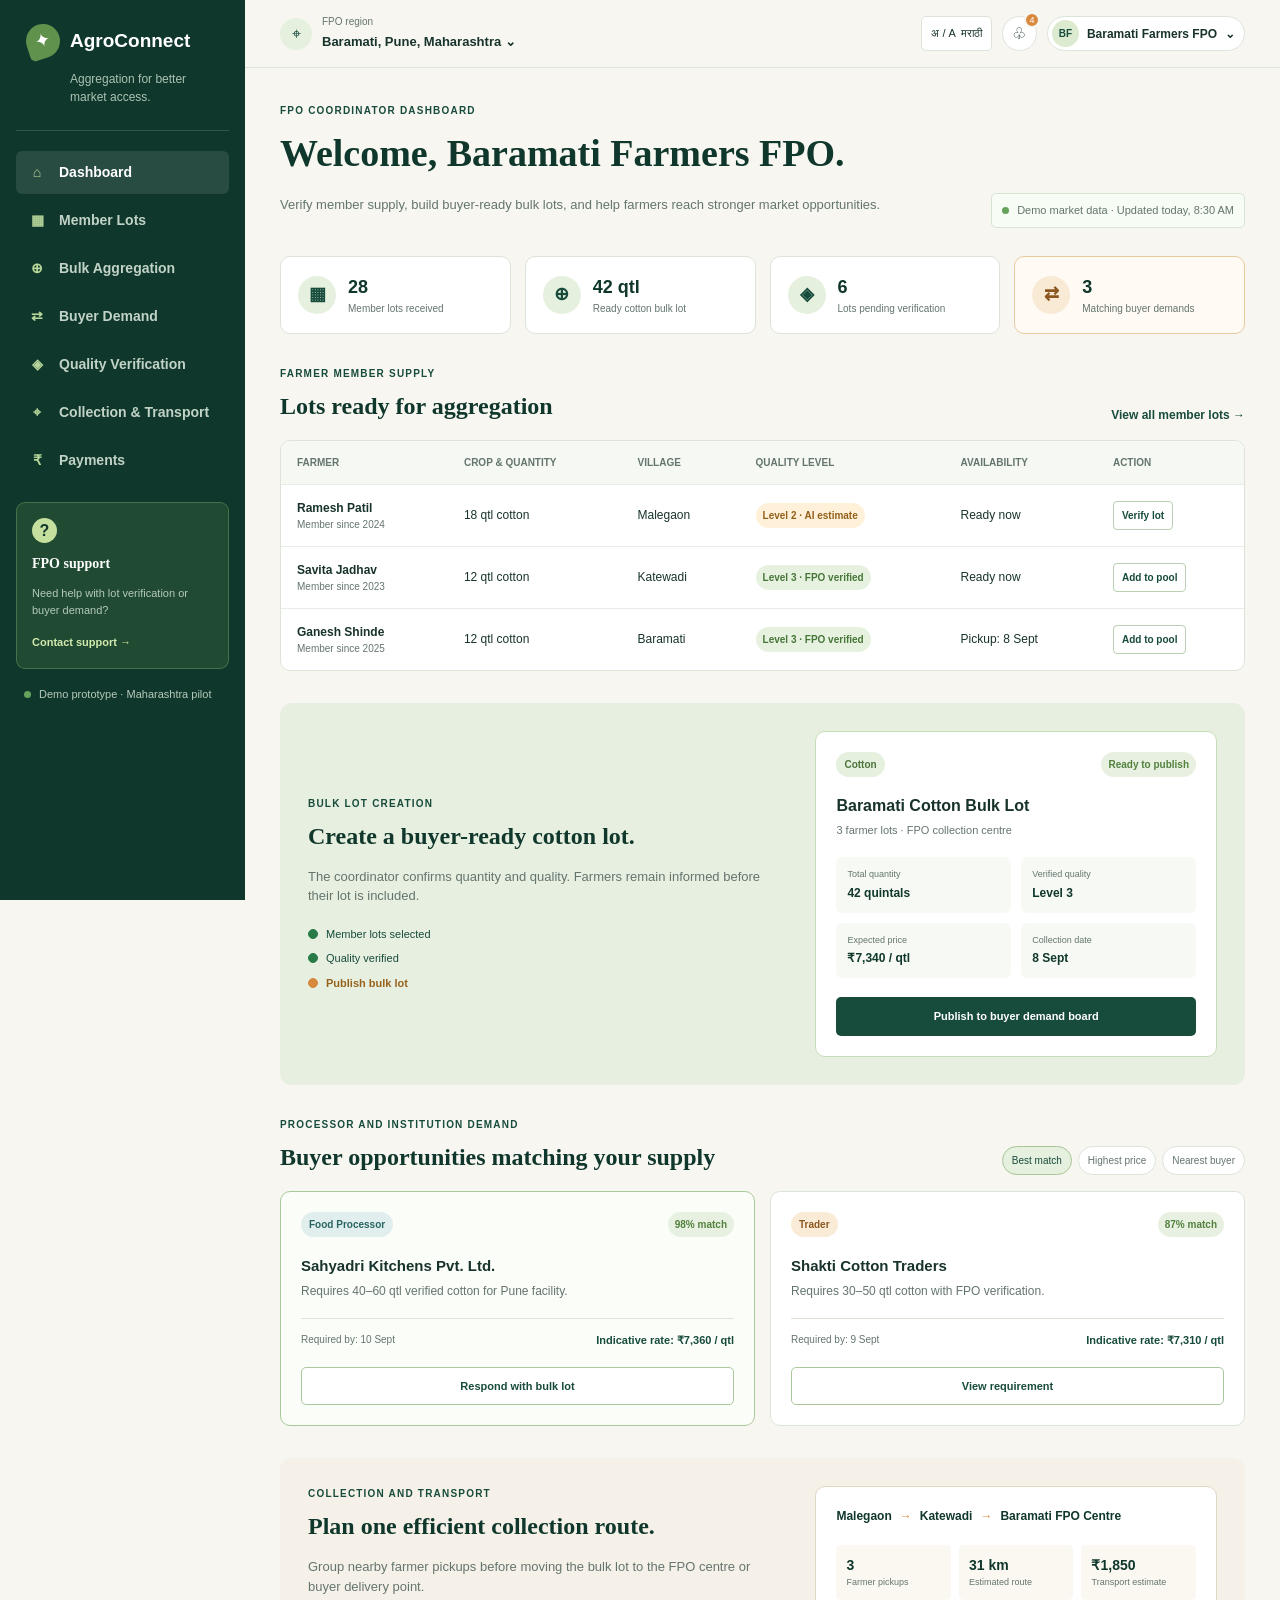
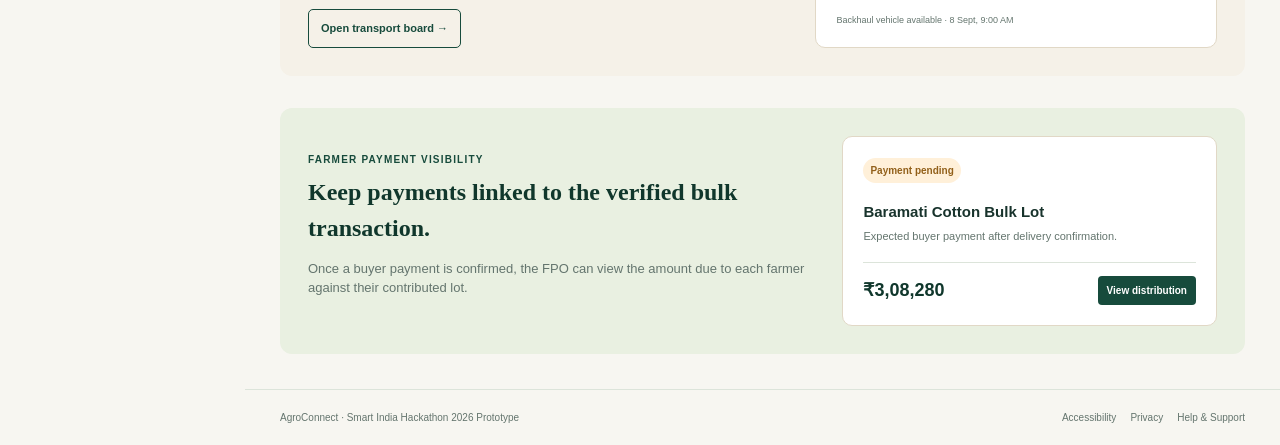
<file: fpo.html>
<!DOCTYPE html>
<html lang="en">
<head>
  <meta charset="UTF-8">
  <meta name="viewport" content="width=device-width, initial-scale=1.0">

  <title>FPO Dashboard | AgroConnect</title>

  <link rel="stylesheet" href="css/common.css">
  <link rel="stylesheet" href="css/fpo.css">
</head>

<body>
  <a class="skip-link" href="#main-content">Skip to dashboard content</a>

  <div class="app-shell">
    <aside id="mobile-sidebar" class="sidebar" aria-label="FPO navigation">
      <button class="sidebar-close-button" type="button" aria-label="Close navigation">
        ×
      </button>

      <div class="brand-area">
        <a class="brand" href="index.html">
          <span class="brand-icon">✦</span>
          <span><strong>AgroConnect</strong></span>
        </a>

        <p class="brand-tagline">Aggregation for better market access.</p>
      </div>

      <nav class="sidebar-nav">
        <a class="nav-item active" href="#fpo-dashboard">
          <span>⌂</span>
          Dashboard
        </a>

        <a class="nav-item" href="#member-lots">
          <span>▦</span>
          Member Lots
        </a>

        <a class="nav-item" href="#aggregation">
          <span>⊕</span>
          Bulk Aggregation
        </a>

        <a class="nav-item" href="#buyer-demand">
          <span>⇄</span>
          Buyer Demand
        </a>

        <a class="nav-item" href="#quality-check">
          <span>◈</span>
          Quality Verification
        </a>

        <a class="nav-item" href="#collection">
          <span>⌖</span>
          Collection & Transport
        </a>

        <a class="nav-item" href="#payments">
          <span>₹</span>
          Payments
        </a>
      </nav>

      <section class="help-card">
        <span class="help-icon">?</span>
        <h2>FPO support</h2>
        <p>Need help with lot verification or buyer demand?</p>
        <button class="text-button" type="button">Contact support →</button>
      </section>

      <div class="sidebar-footer">
        <span class="status-dot"></span>
        Demo prototype · Maharashtra pilot
      </div>
    </aside>

    <div class="sidebar-overlay" aria-hidden="true" hidden></div>

    <div class="page-wrapper">
      <header class="topbar">
        <button
          class="mobile-menu-button"
          type="button"
          aria-label="Open navigation"
          aria-expanded="false"
          aria-controls="mobile-sidebar"
        >
          ☰
        </button>

        <div class="location-selector">
          <span class="location-icon">⌖</span>

          <div>
            <small>FPO region</small>

            <button class="location-button" type="button">
              Baramati, Pune, Maharashtra
              <span>⌄</span>
            </button>
          </div>
        </div>

        <div class="topbar-actions">
          <button class="language-button" type="button">
            अ / A
            <span>मराठी</span>
          </button>

          <button class="notification-button" type="button" aria-label="View 4 notifications">
            ♧
            <span class="notification-count">4</span>
          </button>

          <button class="profile-button" type="button">
            <span class="profile-avatar">BF</span>
            <span class="profile-name">Baramati Farmers FPO</span>
            <span>⌄</span>
          </button>
        </div>
      </header>

      <main id="main-content" class="fpo-content">
        <section id="fpo-dashboard" class="fpo-welcome">
          <div>
            <p class="eyebrow">FPO Coordinator Dashboard</p>
            <h1>Welcome, Baramati Farmers FPO.</h1>
            <p>
              Verify member supply, build buyer-ready bulk lots,
              and help farmers reach stronger market opportunities.
            </p>
          </div>

          <div class="data-status">
            <span class="status-dot"></span>
            Demo market data · Updated today, 8:30 AM
          </div>
        </section>

        <section class="fpo-summary-grid" aria-label="FPO summary">
          <article class="fpo-summary-card">
            <span class="summary-icon">▦</span>
            <div>
              <strong>28</strong>
              <span>Member lots received</span>
            </div>
          </article>

          <article class="fpo-summary-card">
            <span class="summary-icon">⊕</span>
            <div>
              <strong>42 qtl</strong>
              <span>Ready cotton bulk lot</span>
            </div>
          </article>

          <article class="fpo-summary-card">
            <span class="summary-icon">◈</span>
            <div>
              <strong>6</strong>
              <span>Lots pending verification</span>
            </div>
          </article>

          <article class="fpo-summary-card demand-card">
            <span class="summary-icon">⇄</span>
            <div>
              <strong>3</strong>
              <span>Matching buyer demands</span>
            </div>
          </article>
        </section>

        <section id="member-lots" class="fpo-section">
          <div class="section-heading">
            <div>
              <p class="eyebrow">Farmer member supply</p>
              <h2>Lots ready for aggregation</h2>
            </div>

            <button class="section-link button-reset" type="button">
              View all member lots →
            </button>
          </div>

          <div class="table-container">
            <table>
              <caption>Farmer lots available for FPO aggregation.</caption>

              <thead>
                <tr>
                  <th>Farmer</th>
                  <th>Crop & quantity</th>
                  <th>Village</th>
                  <th>Quality level</th>
                  <th>Availability</th>
                  <th>Action</th>
                </tr>
              </thead>

              <tbody>
                <tr>
                  <td>
                    <strong>Ramesh Patil</strong>
                    <span class="table-subtext">Member since 2024</span>
                  </td>

                  <td>18 qtl cotton</td>
                  <td>Malegaon</td>
                  <td><span class="quality-badge estimated">Level 2 · AI estimate</span></td>
                  <td>Ready now</td>
                  <td><button class="table-action" type="button">Verify lot</button></td>
                </tr>

                <tr>
                  <td>
                    <strong>Savita Jadhav</strong>
                    <span class="table-subtext">Member since 2023</span>
                  </td>

                  <td>12 qtl cotton</td>
                  <td>Katewadi</td>
                  <td><span class="quality-badge verified">Level 3 · FPO verified</span></td>
                  <td>Ready now</td>
                  <td><button class="table-action" type="button">Add to pool</button></td>
                </tr>

                <tr>
                  <td>
                    <strong>Ganesh Shinde</strong>
                    <span class="table-subtext">Member since 2025</span>
                  </td>

                  <td>12 qtl cotton</td>
                  <td>Baramati</td>
                  <td><span class="quality-badge verified">Level 3 · FPO verified</span></td>
                  <td>Pickup: 8 Sept</td>
                  <td><button class="table-action" type="button">Add to pool</button></td>
                </tr>
              </tbody>
            </table>
          </div>
        </section>

        <section id="aggregation" class="fpo-section aggregation-section">
          <div class="aggregation-copy">
            <p class="eyebrow">Bulk lot creation</p>
            <h2>Create a buyer-ready cotton lot.</h2>
            <p>
              The coordinator confirms quantity and quality.
              Farmers remain informed before their lot is included.
            </p>

            <div class="aggregation-progress">
              <span class="complete">Member lots selected</span>
              <span class="complete">Quality verified</span>
              <span class="current">Publish bulk lot</span>
            </div>
          </div>

          <article class="bulk-lot-builder">
            <div class="builder-top">
              <span class="crop-badge cotton">Cotton</span>
              <span class="pool-status">Ready to publish</span>
            </div>

            <h3>Baramati Cotton Bulk Lot</h3>
            <p>3 farmer lots · FPO collection centre</p>

            <div class="builder-stat-grid">
              <div>
                <span>Total quantity</span>
                <strong>42 quintals</strong>
              </div>

              <div>
                <span>Verified quality</span>
                <strong>Level 3</strong>
              </div>

              <div>
                <span>Expected price</span>
                <strong>₹7,340 / qtl</strong>
              </div>

              <div>
                <span>Collection date</span>
                <strong>8 Sept</strong>
              </div>
            </div>

            <button class="publish-button" type="button">
              Publish to buyer demand board
            </button>
          </article>
        </section>

        <section id="buyer-demand" class="fpo-section">
          <div class="section-heading">
            <div>
              <p class="eyebrow">Processor and institution demand</p>
              <h2>Buyer opportunities matching your supply</h2>
            </div>

            <div class="table-filters">
              <button class="filter-button active" type="button">Best match</button>
              <button class="filter-button" type="button">Highest price</button>
              <button class="filter-button" type="button">Nearest buyer</button>
            </div>
          </div>

          <div class="demand-grid">
            <article class="buyer-demand-card featured-demand">
              <div class="demand-card-top">
                <span class="buyer-type processor">Food Processor</span>
                <span class="match-label">98% match</span>
              </div>

              <h3>Sahyadri Kitchens Pvt. Ltd.</h3>
              <p>Requires 40–60 qtl verified cotton for Pune facility.</p>

              <div class="demand-details">
                <span>Required by: 10 Sept</span>
                <strong>Indicative rate: ₹7,360 / qtl</strong>
              </div>

              <button class="respond-button" type="button">Respond with bulk lot</button>
            </article>

            <article class="buyer-demand-card">
              <div class="demand-card-top">
                <span class="buyer-type trader">Trader</span>
                <span class="match-label">87% match</span>
              </div>

              <h3>Shakti Cotton Traders</h3>
              <p>Requires 30–50 qtl cotton with FPO verification.</p>

              <div class="demand-details">
                <span>Required by: 9 Sept</span>
                <strong>Indicative rate: ₹7,310 / qtl</strong>
              </div>

              <button class="respond-button" type="button">View requirement</button>
            </article>
          </div>
        </section>

        <section id="collection" class="fpo-section collection-section">
          <div class="collection-copy">
            <p class="eyebrow">Collection and transport</p>
            <h2>Plan one efficient collection route.</h2>
            <p>
              Group nearby farmer pickups before moving the bulk lot
              to the FPO centre or buyer delivery point.
            </p>

            <button class="secondary-button" type="button">
              Open transport board →
            </button>
          </div>

          <article class="collection-card">
            <div class="collection-route">
              <span>Malegaon</span>
              <b>→</b>
              <span>Katewadi</span>
              <b>→</b>
              <span>Baramati FPO Centre</span>
            </div>

            <div class="collection-stats">
              <div>
                <strong>3</strong>
                <span>Farmer pickups</span>
              </div>

              <div>
                <strong>31 km</strong>
                <span>Estimated route</span>
              </div>

              <div>
                <strong>₹1,850</strong>
                <span>Transport estimate</span>
              </div>
            </div>

            <p>Backhaul vehicle available · 8 Sept, 9:00 AM</p>
          </article>
        </section>

        <section id="payments" class="fpo-section payment-section">
          <div class="payment-copy">
            <p class="eyebrow">Farmer payment visibility</p>
            <h2>Keep payments linked to the verified bulk transaction.</h2>
            <p>
              Once a buyer payment is confirmed, the FPO can view
              the amount due to each farmer against their contributed lot.
            </p>
          </div>

          <article class="payment-card">
            <span class="payment-status">Payment pending</span>
            <h3>Baramati Cotton Bulk Lot</h3>
            <p>Expected buyer payment after delivery confirmation.</p>

            <div class="payment-card-footer">
              <strong>₹3,08,280</strong>
              <button type="button">View distribution</button>
            </div>
          </article>
        </section>
      </main>

      <footer class="app-footer">
        <span>AgroConnect · Smart India Hackathon 2026 Prototype</span>

        <nav>
          <a href="#accessibility">Accessibility</a>
          <a href="#privacy">Privacy</a>
          <a href="#support">Help & Support</a>
        </nav>
      </footer>
    </div>
  </div>

  <script src="js/fpo.js"></script>
</body>
</html>
</file>
<file: css/common.css>
/* =========================================================
   AGROCONNECT AI
   COMMON STYLES
   ========================================================= */

/* =========================================================
   ROOT VARIABLES
   ========================================================= */

:root {
  --green: #174b3c;
  --green-dark: #10372c;
  --green-light: #e6f0df;

  --cream: #f7f6f1;
  --white: #ffffff;

  --text: #18332c;
  --muted: #64756e;
  --line: #dce4da;

  --orange: #d8893e;
  --success: #287b47;

  --sidebar: 245px;
}


/* =========================================================
   GLOBAL RESET
   ========================================================= */

* {
  box-sizing: border-box;
}

html {
  scroll-behavior: smooth;
  scroll-padding-top: 90px;
}

body {
  margin: 0;
  position: relative;

  background: var(--cream);
  color: var(--text);

  font-family: Arial, "Segoe UI", sans-serif;
  line-height: 1.5;

  overflow-x: hidden;
}

a {
  color: inherit;
  text-decoration: none;
}

button {
  cursor: pointer;
  font: inherit;
}

button:focus-visible,
a:focus-visible {
  outline: 3px solid var(--orange);
  outline-offset: 3px;
}


/* =========================================================
   ACCESSIBILITY
   ========================================================= */

.skip-link {
  position: fixed;
  top: -100px;
  left: 15px;

  z-index: 1000;

  padding: 10px 14px;

  background: var(--white);
  color: var(--green);

  font-weight: bold;

  box-shadow: 0 4px 15px rgba(0, 0, 0, 0.15);
}

.skip-link:focus {
  top: 15px;
}

.visually-hidden {
  position: absolute;

  width: 1px;
  height: 1px;

  overflow: hidden;

  clip: rect(0 0 0 0);
  clip-path: inset(50%);
  white-space: nowrap;
}


/* =========================================================
   APP SHELL
   ========================================================= */

.app-shell {
  min-height: 100vh;
}


/* =========================================================
   SIDEBAR - DESKTOP
   ========================================================= */

.sidebar {
  position: fixed;

  top: 0;
  left: 0;
  bottom: 0;

  width: var(--sidebar);

  padding: 24px 16px 16px;

  background: var(--green-dark);
  color: #dce9df;

  overflow-x: hidden;
  overflow-y: auto;

  z-index: 200;

  /* Desktop state */
  transform: translateX(0);
}


/* =========================================================
   SIDEBAR BRAND
   ========================================================= */

.brand-area {
  padding: 0 10px 24px;

  border-bottom: 1px solid rgba(255, 255, 255, 0.15);
}

.brand {
  display: flex;
  align-items: center;

  gap: 10px;

  color: white;

  font-size: 19px;
}

.brand-icon {
  display: grid;

  width: 34px;
  height: 34px;

  place-items: center;

  border-radius: 50% 50% 50% 5px;

  background: #60924d;

  transform: rotate(-18deg);
}

.brand em {
  color: #e3a45b;

  font-style: normal;
  font-weight: bold;
}

.brand-tagline {
  margin: 12px 0 0 44px;

  color: #aac3b4;

  font-size: 12px;
}


/* =========================================================
   SIDEBAR NAVIGATION
   ========================================================= */

.sidebar-nav {
  display: grid;

  gap: 5px;

  padding: 20px 0;
}

.nav-item {
  display: flex;
  align-items: center;

  gap: 13px;

  padding: 11px 12px;

  border-radius: 6px;

  color: #c1d3c6;

  font-size: 14px;
  font-weight: 600;

  transition:
    background 0.2s ease,
    color 0.2s ease;
}

.nav-item span {
  width: 18px;

  color: #b8d79b;

  text-align: center;
}

.nav-item:hover,
.nav-item.active {
  background: rgba(255, 255, 255, 0.1);

  color: white;
}


/* =========================================================
   SIDEBAR HELP CARD
   ========================================================= */

.help-card {
  margin-top: auto;

  padding: 15px;

  border: 1px solid rgba(190, 223, 155, 0.25);
  border-radius: 9px;

  background: rgba(102, 148, 71, 0.2);
}

.help-icon {
  display: grid;

  width: 25px;
  height: 25px;

  place-items: center;

  border-radius: 50%;

  background: #c5df9f;
  color: var(--green-dark);

  font-weight: bold;
}

.help-card h2 {
  margin: 10px 0 4px;

  color: white;

  font-size: 14px;
}

.help-card p,
.sidebar-footer {
  color: #b5cabb;

  font-size: 11px;
}

.text-button {
  padding: 0;

  border: 0;

  background: transparent;
  color: #d4ebaf;

  font-size: 11px;
  font-weight: bold;
}

.sidebar-footer {
  padding: 17px 8px 0;
}

.status-dot {
  display: inline-block;

  width: 7px;
  height: 7px;

  margin-right: 5px;

  border-radius: 50%;

  background: #65a25c;
}


/* =========================================================
   SIDEBAR CLOSE BUTTON
   ========================================================= */

/*
   Hidden on desktop.
   Displayed only on mobile.
*/

.sidebar-close-button {
  display: none;
}


/* =========================================================
   PAGE WRAPPER
   ========================================================= */

.page-wrapper {
  min-height: 100vh;

  margin-left: var(--sidebar);
}


/* =========================================================
   TOP BAR
   ========================================================= */

.topbar {
  position: sticky;

  top: 0;

  z-index: 100;

  display: flex;
  align-items: center;
  justify-content: space-between;

  min-height: 68px;

  padding: 0 35px;

  border-bottom: 1px solid var(--line);

  background: rgba(247, 246, 241, 0.97);

  backdrop-filter: blur(8px);
  -webkit-backdrop-filter: blur(8px);
}


/* =========================================================
   LOCATION SELECTOR
   ========================================================= */

.location-selector,
.topbar-actions,
.profile-button,
.language-button {
  display: flex;
  align-items: center;
}

.location-selector {
  gap: 10px;
}

.location-icon {
  display: grid;

  width: 32px;
  height: 32px;

  place-items: center;

  border-radius: 50%;

  background: var(--green-light);
  color: var(--green);
}

.location-selector small {
  display: block;

  color: var(--muted);

  font-size: 10px;
}

.location-button,
.icon-button {
  padding: 0;

  border: 0;

  background: transparent;
  color: var(--text);

  font-size: 13px;
  font-weight: bold;
}


/* =========================================================
   TOPBAR ACTIONS
   ========================================================= */

.topbar-actions {
  gap: 10px;
}

.language-button,
.notification-button,
.profile-button {
  min-height: 35px;

  border: 1px solid var(--line);

  background: white;
  color: var(--text);
}

.language-button {
  gap: 5px;

  padding: 0 9px;

  border-radius: 5px;

  font-size: 11px;
}

.notification-button {
  position: relative;

  width: 35px;

  border-radius: 50%;
}

.notification-count {
  position: absolute;

  top: -5px;
  right: -4px;

  display: grid;

  width: 16px;
  height: 16px;

  place-items: center;

  border: 2px solid var(--cream);
  border-radius: 50%;

  background: var(--orange);
  color: white;

  font-size: 9px;
}

.profile-button {
  gap: 8px;

  padding: 3px 9px 3px 4px;

  border-radius: 20px;

  font-size: 12px;
  font-weight: bold;
}

.profile-avatar {
  display: grid;

  width: 27px;
  height: 27px;

  place-items: center;

  border-radius: 50%;

  background: #dcebcf;
  color: var(--green);

  font-size: 10px;
}


/* =========================================================
   MOBILE MENU BUTTON
   ========================================================= */

.mobile-menu-button {
  display: none;

  padding: 6px;

  border: 0;

  background: transparent;

  color: var(--green);

  font-size: 22px;

  line-height: 1;
}


/* =========================================================
   SIDEBAR OVERLAY
   ========================================================= */

/*
   Hidden by default.
   JavaScript adds .is-visible when sidebar opens.
*/

.sidebar-overlay {
  position: fixed;

  inset: 0;

  z-index: 150;

  background: rgba(0, 0, 0, 0.35);

  opacity: 0;

  visibility: hidden;

  pointer-events: none;

  transition:
    opacity 0.25s ease,
    visibility 0.25s ease;
}

.sidebar-overlay.is-visible {
  opacity: 1;

  visibility: visible;

  pointer-events: auto;
}


/* =========================================================
   SHARED BUTTONS
   ========================================================= */

.primary-button,
.secondary-button,
.small-button {
  border-radius: 5px;

  font-size: 11px;
  font-weight: bold;
}

.primary-button {
  width: 100%;

  padding: 11px;

  border: 0;

  background: var(--green);
  color: white;

  transition: background 0.2s ease;
}

.primary-button:hover {
  background: var(--green-dark);
}

.secondary-button {
  display: inline-block;

  padding: 10px 12px;

  border: 1px solid var(--green);

  background: transparent;
  color: var(--green);
}


/* =========================================================
   APP FOOTER
   ========================================================= */

.app-footer {
  display: flex;
  justify-content: space-between;

  gap: 15px;

  padding: 20px 35px;

  border-top: 1px solid var(--line);

  color: var(--muted);

  font-size: 10px;
}

.app-footer nav {
  display: flex;

  gap: 14px;
}


/* =========================================================
   PROTOTYPE MESSAGE
   ========================================================= */

.prototype-message {
  position: fixed;

  right: 20px;
  bottom: 20px;

  z-index: 1000;

  max-width: 320px;

  padding: 12px 16px;

  border-radius: 6px;

  background: var(--green);
  color: white;

  box-shadow: 0 8px 22px rgba(0, 0, 0, 0.18);

  font-size: 13px;
}


/* =========================================================
   MOBILE LAYOUT
   ========================================================= */

@media (max-width: 900px) {

  /* -------------------------------------------------------
     PAGE
     ------------------------------------------------------- */

  .page-wrapper {
    margin-left: 0;
  }


  /* -------------------------------------------------------
     TOPBAR
     ------------------------------------------------------- */

  .topbar {
    position: sticky;

    top: 0;

    z-index: 100;

    min-height: 64px;

    padding: 0 20px;
  }


  /* -------------------------------------------------------
     MOBILE MENU
     ------------------------------------------------------- */

  .mobile-menu-button {
    display: flex;

    align-items: center;
    justify-content: center;

    position: relative;

    z-index: 120;

    width: 40px;
    height: 40px;
  }


  /* -------------------------------------------------------
     SIDEBAR
     ------------------------------------------------------- */

  .sidebar {
    position: fixed;

    top: 0;
    left: 0;

    width: min(280px, 82vw);
    height: 100vh;

    padding: 24px 16px 20px;

    z-index: 300;

    overflow-x: hidden;
    overflow-y: auto;

    transform: translateX(-100%);

    transition: transform 0.25s ease;

    box-shadow: none;

    /*
       Prevents accidental horizontal movement
       while opening/closing.
    */
    will-change: transform;
  }


  /*
     IMPORTANT:
     JavaScript adds .is-open.
  */

  .sidebar.is-open {
    transform: translateX(0);

    box-shadow: 15px 0 35px rgba(0, 0, 0, 0.22);
  }


  /* -------------------------------------------------------
     CLOSE BUTTON
     ------------------------------------------------------- */

  .sidebar-close-button {
    display: flex;

    align-items: center;
    justify-content: center;

    position: absolute;

    top: 16px;
    right: 16px;

    width: 32px;
    height: 32px;

    padding: 0;

    border: 0;

    border-radius: 8px;

    background: rgba(255, 255, 255, 0.95);

    color: var(--green-dark);

    font-size: 26px;

    line-height: 1;

    z-index: 310;
  }

  .sidebar-close-button:hover {
    background: white;
  }


  /* -------------------------------------------------------
     OVERLAY
     ------------------------------------------------------- */

  .sidebar-overlay {
    display: block;

    z-index: 250;
  }


  /* -------------------------------------------------------
     BODY LOCK
     ------------------------------------------------------- */

  body.sidebar-open {
    overflow: hidden;
  }
}


/* =========================================================
   SMALL MOBILE
   ========================================================= */

@media (max-width: 600px) {

  .topbar {
    padding: 0 16px;

    min-height: 60px;
  }

  .profile-name {
    display: none;
  }

  .language-button span {
    display: none;
  }

  .location-selector small {
    display: none;
  }

  .location-selector {
    gap: 7px;
  }

  .topbar-actions {
    gap: 6px;
  }

  .app-footer {
    align-items: flex-start;

    flex-direction: column;

    padding: 18px;
  }

  .app-footer nav {
    flex-wrap: wrap;
  }

  .prototype-message {
    right: 12px;
    bottom: 12px;

    left: 12px;

    max-width: none;
  }
}


/* =========================================================
   VERY SMALL SCREENS
   ========================================================= */

@media (max-width: 380px) {

  .topbar {
    padding: 0 12px;
  }

  .mobile-menu-button {
    width: 36px;
    height: 36px;
  }

  .location-icon {
    width: 29px;
    height: 29px;
  }

  .notification-button {
    width: 32px;
  }

  .profile-avatar {
    width: 25px;
    height: 25px;
  }
}


/* =========================================================
   REDUCED MOTION
   ========================================================= */

@media (prefers-reduced-motion: reduce) {

  html {
    scroll-behavior: auto;
  }

  .sidebar,
  .sidebar-overlay,
  .nav-item,
  .primary-button {
    transition: none;
  }
}

/* =========================================
   ROLE CARD ICONS
   ========================================= */

.role-icon {
  width: 58px;
  height: 58px;
  min-width: 58px;
  display: grid;
  place-items: center;
  border-radius: 16px;
  background: #f1f5f2;
  color: #176b45;
  transition: transform 0.2s ease, background 0.2s ease;
}

.role-icon svg {
  width: 34px;
  height: 34px;
  display: block;
}

.role-card:hover .role-icon {
  transform: translateY(-2px);
  background: #e4f1e9;
}

.farmer-icon {
  color: #2f7d32;
}

.buyer-icon {
  color: #2563a8;
}

.fpo-icon {
  color: #8a5a18;
}

.transporter-icon {
  color: #7a4ca3;
}

@media (max-width: 600px) {
  .role-icon {
    width: 50px;
    height: 50px;
    min-width: 50px;
    border-radius: 14px;
  }

  .role-icon svg {
    width: 29px;
    height: 29px;
  }
}
</file>
<file: css/buyer.css>
.buyer-content {
  max-width: 1400px;
  margin: auto;
  padding: 35px;
}

.buyer-welcome,
.section-heading,
.bulk-lot-top,
.bulk-lot-footer,
.order-preview-top,
.order-preview-footer {
  display: flex;
  justify-content: space-between;
  gap: 15px;
}

.buyer-welcome,
.section-heading {
  align-items: flex-end;
}

.eyebrow {
  margin: 0 0 7px;
  color: var(--green);
  font-size: 10px;
  font-weight: bold;
  letter-spacing: 0.12em;
  text-transform: uppercase;
}

h1,
h2 {
  margin: 0;
  color: var(--green-dark);
  font-family: Georgia, serif;
}

h1 {
  font-size: 38px;
}

h2 {
  font-size: 24px;
}

h3 {
  margin: 0;
}

.buyer-welcome > div > p:not(.eyebrow),
.order-copy > p:not(.eyebrow),
.order-preview > p {
  max-width: 620px;
  color: var(--muted);
  font-size: 13px;
}

.data-status {
  padding: 8px 10px;
  border: 1px solid #d7e4d2;
  border-radius: 5px;
  background: #f7fcf4;
  color: var(--muted);
  font-size: 11px;
}

.buyer-summary-grid {
  display: grid;
  grid-template-columns: repeat(4, 1fr);
  gap: 14px;
  margin-top: 28px;
}

.buyer-summary-card {
  display: flex;
  align-items: center;
  gap: 12px;
  padding: 17px;
  border: 1px solid var(--line);
  border-radius: 10px;
  background: var(--white);
}

.summary-icon {
  display: grid;
  width: 38px;
  height: 38px;
  place-items: center;
  border-radius: 50%;
  background: var(--green-light);
  color: var(--green);
  font-size: 18px;
  font-weight: bold;
}

.buyer-summary-card strong,
.buyer-summary-card span:not(.summary-icon) {
  display: block;
}

.buyer-summary-card strong {
  color: var(--green-dark);
  font-size: 18px;
}

.buyer-summary-card span:not(.summary-icon) {
  color: var(--muted);
  font-size: 10px;
}

.trust-card {
  border-color: #e6c89f;
  background: #fffaf3;
}

.trust-card .summary-icon {
  background: #f9e8d2;
  color: #96601c;
}

.buyer-section {
  margin-top: 32px;
  scroll-margin-top: 90px;
}

.section-heading {
  margin-bottom: 16px;
}

.section-link {
  color: var(--green);
  font-size: 12px;
  font-weight: bold;
}

.button-reset {
  padding: 0;
  border: 0;
  background: transparent;
}

/* Demand form */

.demand-form {
  display: grid;
  grid-template-columns: 1.1fr 1fr 1fr 1.1fr 1fr auto;
  gap: 12px;
  align-items: end;
  padding: 20px;
  border: 1px solid var(--line);
  border-radius: 10px;
  background: var(--white);
}

.form-field {
  display: grid;
  gap: 6px;
}

.form-field label {
  color: var(--muted);
  font-size: 10px;
  font-weight: bold;
}

.form-field input,
.form-field select {
  width: 100%;
  min-height: 37px;
  padding: 8px 10px;
  border: 1px solid #cbd8cb;
  border-radius: 5px;
  background: white;
  color: var(--text);
  font-size: 12px;
}

.form-field input:focus,
.form-field select:focus {
  border-color: var(--green);
  outline: 2px solid #d8ead2;
}

.post-demand-button {
  min-height: 37px;
  padding: 0 14px;
  border: 0;
  border-radius: 5px;
  background: var(--green);
  color: white;
  font-size: 11px;
  font-weight: bold;
  white-space: nowrap;
}

.post-demand-button:hover {
  background: var(--green-dark);
}

/* Bulk lot cards */

.table-filters {
  display: flex;
  gap: 6px;
}

.filter-button {
  padding: 6px 9px;
  border: 1px solid var(--line);
  border-radius: 18px;
  background: white;
  color: var(--muted);
  font-size: 10px;
}

.filter-button.active {
  border-color: #a9c697;
  background: var(--green-light);
  color: var(--green);
}

.bulk-lot-grid {
  display: grid;
  grid-template-columns: repeat(3, 1fr);
  gap: 15px;
}

.bulk-lot-card {
  padding: 18px;
  border: 1px solid var(--line);
  border-radius: 10px;
  background: white;
}

.featured-lot {
  border-color: #a9c99a;
  background: #fbfdf9;
}

.crop-badge,
.match-label,
.quality-badge,
.offer-status,
.reliability-score {
  display: inline-block;
  border-radius: 20px;
  font-size: 10px;
  font-weight: bold;
}

.crop-badge {
  padding: 5px 8px;
}

.cotton {
  background: #e5f0df;
  color: #4d733b;
}

.rice {
  background: #faebd6;
  color: #8b571f;
}

.match-label {
  padding: 5px 7px;
  background: #e8f1e1;
  color: #51803d;
}

.bulk-lot-card h3 {
  margin: 17px 0 4px;
  font-size: 15px;
}

.lot-details {
  margin: 0;
  color: var(--muted);
  font-size: 11px;
}

.quality-row {
  display: flex;
  justify-content: space-between;
  gap: 8px;
  margin-top: 18px;
}

.quality-row span {
  color: var(--muted);
  font-size: 10px;
}

.quality-row strong {
  color: var(--green);
  font-size: 10px;
  text-align: right;
}

.quality-progress {
  display: grid;
  grid-template-columns: repeat(3, 1fr);
  gap: 5px;
  margin-top: 9px;
}

.quality-progress span {
  height: 5px;
  border-radius: 5px;
  background: #88ad69;
}

.level-two-progress span:last-child {
  background: #dce5d7;
}

.bulk-lot-price {
  display: flex;
  justify-content: space-between;
  gap: 8px;
  margin-top: 18px;
  padding-top: 13px;
  border-top: 1px solid var(--line);
}

.bulk-lot-price span {
  color: var(--muted);
  font-size: 10px;
}

.bulk-lot-price strong {
  color: var(--green-dark);
  font-size: 13px;
}

.bulk-lot-footer {
  align-items: center;
  margin-top: 16px;
  color: var(--muted);
  font-size: 10px;
}

.offer-button {
  padding: 7px 9px;
  border: 1px solid #abc89f;
  border-radius: 4px;
  background: white;
  color: var(--green);
  font-size: 10px;
  font-weight: bold;
}

.offer-button:hover {
  background: var(--green-light);
}

/* Offer table */

.table-container {
  overflow-x: auto;
  border: 1px solid var(--line);
  border-radius: 10px;
  background: white;
}

table {
  width: 100%;
  min-width: 760px;
  border-collapse: collapse;
  text-align: left;
}

caption {
  position: absolute;
  width: 1px;
  height: 1px;
  overflow: hidden;
  clip: rect(0 0 0 0);
}

th,
td {
  padding: 14px 16px;
  border-bottom: 1px solid #e7ece4;
  font-size: 12px;
}

th {
  background: #f6f8f3;
  color: var(--muted);
  font-size: 10px;
  text-transform: uppercase;
}

tbody tr:last-child td {
  border-bottom: 0;
}

td strong,
.table-subtext {
  display: block;
}

.table-subtext {
  color: var(--muted);
  font-size: 10px;
}

.quality-badge,
.offer-status {
  padding: 5px 7px;
}

.verified,
.accepted {
  background: #e6f2df;
  color: #477639;
}

.estimated,
.pending {
  background: #fff0d9;
  color: #92601a;
}

.table-action {
  padding: 6px 8px;
  border: 1px solid #b8cfb1;
  border-radius: 4px;
  background: white;
  color: var(--green);
  font-size: 10px;
  font-weight: bold;
}

/* Order tracking */

.order-section {
  display: grid;
  grid-template-columns: 1fr 0.8fr;
  align-items: center;
  gap: 35px;
  padding: 28px;
  border-radius: 12px;
  background: #e7efe0;
}

.order-copy h2 {
  max-width: 470px;
}

.order-copy > p:not(.eyebrow) {
  margin: 10px 0 18px;
}

.order-preview {
  padding: 19px;
  border: 1px solid #d2e2cc;
  border-radius: 9px;
  background: white;
}

.order-preview h3 {
  margin: 18px 0 4px;
  font-size: 15px;
}

.order-preview > p {
  margin: 0;
}

.reliability-score {
  color: #587f3b;
}

.order-steps {
  display: grid;
  gap: 8px;
  margin: 18px 0;
}

.order-steps span {
  position: relative;
  padding-left: 18px;
  color: var(--muted);
  font-size: 11px;
}

.order-steps span::before {
  position: absolute;
  top: 3px;
  left: 0;
  width: 8px;
  height: 8px;
  border: 1px solid #a9b8ae;
  border-radius: 50%;
  content: "";
}

.order-steps .completed {
  color: var(--green);
}

.order-steps .completed::before {
  border-color: var(--success);
  background: var(--success);
}

.order-steps .current {
  color: #95621d;
  font-weight: bold;
}

.order-steps .current::before {
  border-color: var(--orange);
  background: var(--orange);
}

.order-preview-footer {
  align-items: center;
  padding-top: 13px;
  border-top: 1px solid var(--line);
  color: var(--muted);
  font-size: 10px;
}

.order-preview-footer button {
  padding: 7px 9px;
  border: 0;
  border-radius: 4px;
  background: var(--green);
  color: white;
  font-size: 10px;
  font-weight: bold;
}

@media (max-width: 1100px) {
  .demand-form {
    grid-template-columns: repeat(3, 1fr);
  }

  .post-demand-button {
    width: 100%;
  }

  .buyer-summary-grid,
  .bulk-lot-grid {
    grid-template-columns: repeat(2, 1fr);
  }
}

@media (max-width: 800px) {
  .order-section {
    grid-template-columns: 1fr;
  }
}

@media (max-width: 600px) {
  .buyer-content {
    padding: 28px 18px;
  }

  .buyer-welcome,
  .section-heading,
  .bulk-lot-footer,
  .order-preview-footer {
    align-items: flex-start;
    flex-direction: column;
  }

  h1 {
    font-size: 31px;
  }

  .buyer-summary-grid,
  .bulk-lot-grid,
  .demand-form {
    grid-template-columns: 1fr;
  }

  .table-filters {
    width: 100%;
    overflow-x: auto;
  }
}

html {
  scroll-padding-top: 90px;
}

body {
  overflow-x: hidden;
}

.buyer-section {
  scroll-margin-top: 90px;
}

.sidebar-close,
.mobile-overlay {
  display: none;
}

@media (max-width: 900px) {
  .topbar {
    z-index: 10;
  }

  .sidebar {
    z-index: 30;
    width: min(280px, 82vw);
  }

  .sidebar-close {
    position: absolute;
    top: 14px;
    right: 14px;
    display: grid;
    width: 30px;
    height: 30px;
    place-items: center;
    border: 1px solid rgba(255, 255, 255, 0.3);
    border-radius: 50%;
    background: rgba(255, 255, 255, 0.1);
    color: white;
    font-size: 22px;
    line-height: 1;
  }

  .mobile-overlay.is-visible {
    position: fixed;
    inset: 0;
    z-index: 20;
    display: block;
    border: 0;
    background: rgba(8, 30, 24, 0.45);
  }

  .sidebar.is-open {
    box-shadow: 15px 0 35px rgba(0, 0, 0, 0.25);
  }
}
</file>
<file: css/farmer.css>
/* =========================================================
   AGROCONNECT AI — FARMER DASHBOARD
   FARMER.CSS

   This file controls:
   - Dashboard content
   - Dashboard cards
   - Market price sections
   - Net realization section
   - Crop lot section
   - Mandi comparison table
   - Transaction section
   - Responsive dashboard layout
   - Sticky topbar
   - Mobile sidebar behaviour

   Shared/global styles remain in common.css.
   ========================================================= */


/* =========================================================
   DASHBOARD CONTENT
   ========================================================= */

.dashboard-content {
  width: 100%;
  max-width: 1400px;
  margin: 0 auto;
  padding: 35px;
}


/* =========================================================
   STICKY TOP HEADER
   ========================================================= */

/*
  The header stays visible while the dashboard is being
  scrolled.

  z-index keeps it above normal dashboard content.
*/

.topbar {
  position: sticky;
  top: 0;
  z-index: 80;
}

/*
  Added by farmer.js after the user starts scrolling.
  This gives us a hook for a subtle shadow in common.css
  if required.
*/

.topbar.is-scrolled {
  box-shadow: 0 4px 14px rgba(24, 52, 28, 0.08);
}


/* =========================================================
   COMMON FLEX GROUPS
   ========================================================= */

.dashboard-welcome,
.section-heading,
.card-label-row,
.lot-card-top,
.transaction-preview-top,
.lot-card-footer,
.transaction-preview-footer {
  display: flex;
  justify-content: space-between;
  gap: 15px;
}

.dashboard-welcome,
.section-heading {
  align-items: flex-end;
}


/* =========================================================
   TYPOGRAPHY
   ========================================================= */

.eyebrow {
  margin: 0 0 7px;
  color: var(--green);
  font-size: 10px;
  font-weight: bold;
  letter-spacing: 0.12em;
  text-transform: uppercase;
}

h1,
h2 {
  margin: 0;
  color: var(--green-dark);
  font-family: Georgia, serif;
}

h1 {
  font-size: 38px;
  line-height: 1.15;
}

h2 {
  font-size: 24px;
  line-height: 1.2;
}

h3 {
  margin: 0;
}

.welcome-copy,
.price-note,
.option-details p,
.lot-location,
.transaction-copy > p,
.transaction-preview > p {
  color: var(--muted);
  font-size: 12px;
}


/* =========================================================
   DATA STATUS
   ========================================================= */

.data-status {
  display: flex;
  align-items: center;
  gap: 7px;

  padding: 8px 10px;

  border: 1px solid #d7e4d2;
  border-radius: 5px;

  background: #f7fcf4;

  color: var(--muted);
  font-size: 11px;
}


/* =========================================================
   DASHBOARD GRIDS
   ========================================================= */

.quick-actions,
.price-summary-grid,
.dashboard-two-column,
.transaction-section {
  display: grid;
  gap: 15px;
}

.quick-actions,
.price-summary-grid {
  grid-template-columns: repeat(3, minmax(0, 1fr));
  margin-top: 25px;
}


/* =========================================================
   QUICK ACTION CARDS
   ========================================================= */

.quick-action-card,
.price-summary-card,
.calculator-preview,
.my-lot-section,
.table-container,
.transaction-preview {
  border: 1px solid var(--line);
  border-radius: 10px;
  background: white;
}

.quick-action-card {
  display: flex;
  align-items: center;
  gap: 12px;

  min-height: 78px;
  padding: 14px;

  text-decoration: none;
}

.quick-action-card:hover {
  border-color: #9ebd92;
}

.quick-action-icon {
  display: grid;
  flex: 0 0 auto;

  width: 39px;
  height: 39px;

  place-items: center;

  border-radius: 50%;
  background: var(--green-light);

  color: var(--green);

  font-size: 18px;
  font-weight: bold;
}

.quick-action-card strong,
.quick-action-card small {
  display: block;
}

.quick-action-card strong {
  font-size: 13px;
}

.quick-action-card small {
  margin-top: 2px;
  color: var(--muted);
  font-size: 11px;
}

.quick-action-card b {
  margin-left: auto;
  color: var(--orange);
  font-size: 20px;
}


/* =========================================================
   DASHBOARD SECTIONS
   ========================================================= */

.dashboard-section {
  margin-top: 30px;

  /*
    When an anchor jumps to a section, don't allow the
    sticky header to cover the heading.
  */
  scroll-margin-top: 90px;
}

.section-heading {
  margin-bottom: 16px;
}

.section-link,
.lot-card-footer a {
  color: var(--green);
  font-size: 12px;
  font-weight: bold;
  text-decoration: none;
}

.section-link:hover,
.lot-card-footer a:hover {
  text-decoration: underline;
}


/* =========================================================
   PRICE SUMMARY
   ========================================================= */

.price-summary-card {
  padding: 18px;
}

.featured-price {
  border-color: #b6d0a7;
  background: #fbfdf9;
}


/* =========================================================
   CROP / BUYER BADGES
   ========================================================= */

.crop-badge,
.buyer-type,
.lot-status,
.quality-level,
.recommended-label,
.reliability-score {
  display: inline-block;

  border-radius: 20px;

  font-size: 10px;
  font-weight: bold;
}

.crop-badge {
  padding: 5px 8px;
}

.cotton,
.mandi {
  background: #e5f0df;
  color: #4d733b;
}

.rice,
.trader {
  background: #faebd6;
  color: #8b571f;
}

.sugarcane,
.processor {
  background: #e0eeee;
  color: #286560;
}


/* =========================================================
   PRICE TREND
   ========================================================= */

.trend-positive {
  color: var(--success);
  font-size: 11px;
  font-weight: bold;
}

.trend-neutral {
  color: var(--muted);
  font-size: 11px;
}


/* =========================================================
   MARKET PRICE
   ========================================================= */

.price-location {
  margin: 18px 0 2px;

  color: var(--muted);
  font-size: 12px;
}

.market-price {
  margin: 0;

  color: var(--green-dark);

  font-family: Georgia, serif;
  font-size: 30px;
  font-weight: bold;
  line-height: 1.2;
}

.market-price span {
  color: var(--muted);

  font-family: Arial, sans-serif;
  font-size: 11px;
  font-weight: normal;
}


/* =========================================================
   TWO-COLUMN DASHBOARD
   ========================================================= */

.dashboard-two-column {
  grid-template-columns: minmax(0, 1.4fr) minmax(280px, 0.8fr);
}


/* =========================================================
   CALCULATOR
   ========================================================= */

.calculator-preview,
.my-lot-section {
  padding: 20px;
}

.calculator-lot-info {
  display: flex;
  flex-wrap: wrap;
  align-items: center;

  gap: 8px;

  margin-bottom: 15px;

  color: var(--muted);
  font-size: 12px;
}

.option-list {
  display: grid;
  gap: 9px;
}

.selling-option {
  display: grid;

  grid-template-columns: 16px minmax(0, 1fr) auto;

  gap: 11px;
  align-items: center;

  padding: 12px;

  border: 1px solid var(--line);
  border-radius: 6px;
}

.best-option {
  border-color: #a6c696;
  background: #f8fcf5;
}

.option-radio {
  width: 14px;
  height: 14px;

  border: 4px solid var(--green);
  border-radius: 50%;
}

.option-radio.empty {
  border: 1px solid #a6b7ae;
}

.option-details {
  min-width: 0;
}

.option-details h3 {
  font-size: 13px;
}

.option-details p {
  margin: 3px 0 0;
}

.recommended-label {
  margin-left: 7px;
  padding: 4px 7px;

  background: #dfeecd;
  color: #4c7339;
}

.option-value {
  text-align: right;
}

.option-value strong,
.option-value span {
  display: block;
}

.option-value strong {
  color: var(--green);
  font-size: 14px;
}

.option-value span {
  color: var(--muted);
  font-size: 9px;
}

.calculator-preview .primary-button {
  width: 100%;
  margin-top: 14px;
}


/* =========================================================
   CROP LOT
   ========================================================= */

.lot-card {
  padding: 15px;

  border: 1px solid #d8e6d1;
  border-radius: 8px;

  background: #fbfdf9;
}

.lot-status,
.quality-level {
  padding: 5px 7px;

  background: #fff0d8;
  color: #925e18;
}

.lot-card h3 {
  margin: 15px 0 3px;
  font-size: 14px;
}

.lot-location {
  margin: 0;
}


/* =========================================================
   QUALITY STATUS
   ========================================================= */

.quality-status {
  display: flex;
  justify-content: space-between;

  gap: 10px;

  margin-top: 16px;
}

.quality-status span,
.quality-status strong {
  display: block;
}

.quality-status div > span {
  color: var(--muted);
  font-size: 10px;
}

.quality-status strong {
  font-size: 11px;
}


/* =========================================================
   QUALITY PROGRESS
   ========================================================= */

.quality-progress {
  display: grid;

  grid-template-columns: repeat(3, 1fr);

  gap: 5px;

  margin-top: 10px;
}

.quality-progress span {
  height: 5px;

  border-radius: 4px;

  background: #dce5d7;
}

.quality-progress span:nth-child(-n + 2) {
  background: #86ad67;
}


/* =========================================================
   LOT FOOTER
   ========================================================= */

.lot-card-footer {
  align-items: center;

  margin-top: 15px;
  padding-top: 12px;

  border-top: 1px solid var(--line);

  font-size: 10px;
}


/* =========================================================
   FPO HIGHLIGHT
   ========================================================= */

.fpo-highlight {
  display: flex;
  align-items: center;

  gap: 10px;

  margin-top: 12px;
  padding: 13px;

  border-radius: 7px;

  background: var(--green-dark);
  color: white;
}

.fpo-icon {
  display: grid;
  flex: 0 0 auto;

  width: 28px;
  height: 28px;

  place-items: center;

  border-radius: 50%;

  background: #bad991;
  color: var(--green-dark);

  font-weight: bold;
}

.fpo-highlight strong {
  font-size: 11px;
}

.fpo-highlight p {
  margin: 3px 0 0;

  color: #c2d7c3;
  font-size: 10px;
}

.small-button {
  flex: 0 0 auto;

  margin-left: auto;
  padding: 7px 9px;

  border: 0;
  border-radius: 4px;

  background: white;
  color: var(--green);

  cursor: pointer;
}

.small-button:disabled {
  opacity: 0.65;
  cursor: not-allowed;
}


/* =========================================================
   MANDI TABLE FILTERS
   ========================================================= */

.table-filters {
  display: flex;
  flex-wrap: wrap;
  gap: 6px;
}

.filter-button {
  padding: 6px 9px;

  border: 1px solid var(--line);
  border-radius: 18px;

  background: white;
  color: var(--muted);

  font-size: 10px;

  cursor: pointer;
}

.filter-button.active {
  border-color: #a9c697;

  background: var(--green-light);
  color: var(--green);
}


/* =========================================================
   TABLE
   ========================================================= */

.table-container {
  overflow-x: auto;
  -webkit-overflow-scrolling: touch;
}

table {
  width: 100%;
  min-width: 720px;

  border-collapse: collapse;

  text-align: left;
}

th,
td {
  padding: 14px 16px;

  border-bottom: 1px solid #e7ece4;

  font-size: 12px;
}

th {
  background: #f6f8f3;

  color: var(--muted);

  font-size: 10px;
  text-transform: uppercase;
}

tbody tr:last-child td {
  border-bottom: 0;
}

td strong,
.table-subtext {
  display: block;
}

.table-subtext {
  margin-top: 3px;

  color: var(--muted);
  font-size: 10px;
}

.price-cell {
  color: var(--green);
  font-weight: bold;
}

.buyer-type {
  padding: 5px 7px;
}

.table-action {
  padding: 6px 8px;

  border: 1px solid #b8cfb1;
  border-radius: 4px;

  background: white;
  color: var(--green);

  font-size: 10px;
  font-weight: bold;

  cursor: pointer;
}

.table-action:hover {
  background: var(--green-light);
}


/* =========================================================
   TRANSACTION SECTION
   ========================================================= */

.transaction-section {
  grid-template-columns: minmax(0, 1fr) minmax(280px, 0.75fr);

  align-items: center;

  padding: 27px;

  border-radius: 12px;

  background: #e7efe0;
}

.transaction-copy > p {
  max-width: 520px;
  margin: 10px 0 17px;
}

.transaction-preview {
  padding: 18px;
}

.reliability-score {
  color: #557c37;
}

.transaction-preview h3 {
  margin: 18px 0 4px;

  font-size: 15px;
}

.transaction-preview-footer {
  align-items: center;

  margin-top: 15px;
  padding-top: 12px;

  border-top: 1px solid var(--line);

  color: var(--muted);
  font-size: 10px;
}

.transaction-preview-footer button {
  padding: 7px 9px;

  border: 0;
  border-radius: 4px;

  background: var(--green);
  color: white;

  font-size: 10px;
  font-weight: bold;

  cursor: pointer;
}


/* =========================================================
   PROTOTYPE MESSAGE
   ========================================================= */

.prototype-message {
  position: fixed;

  left: 50%;
  bottom: 24px;

  z-index: 200;

  transform: translateX(-50%);

  width: max-content;
  max-width: calc(100vw - 30px);

  padding: 11px 16px;

  border-radius: 7px;

  background: var(--green-dark);
  color: white;

  font-size: 12px;

  box-shadow: 0 8px 25px rgba(0, 0, 0, 0.15);

  text-align: center;
}


/* =========================================================
   LARGE TABLET / SMALL LAPTOP
   ========================================================= */

@media (max-width: 1100px) {

  .dashboard-content {
    padding: 30px 25px;
  }

  .dashboard-two-column {
    grid-template-columns: 1fr;
  }

  .transaction-section {
    grid-template-columns: 1fr;
  }

}


/* =========================================================
   TABLET / MOBILE
   ========================================================= */

@media (max-width: 900px) {

  /*
    Dashboard grids become single-column.
  */

  .quick-actions,
  .price-summary-grid,
  .dashboard-two-column,
  .transaction-section {
    grid-template-columns: 1fr;
  }


  /*
    Header must remain above the mobile sidebar overlay.
  */

  .topbar {
    position: sticky;
    top: 0;
    z-index: 80;
  }


  /*
    Prevent content from accidentally creating horizontal
    scrolling.
  */

  .dashboard-content {
    max-width: 100%;
  }


  /*
    FPO content can become crowded on smaller screens.
  */

  .fpo-highlight {
    align-items: flex-start;
  }

}


/* =========================================================
   MOBILE
   ========================================================= */

@media (max-width: 600px) {

  /* -------------------------------------------------------
     DASHBOARD SPACING
     ------------------------------------------------------- */

  .dashboard-content {
    width: 100%;
    padding: 28px 18px;
  }


  /* -------------------------------------------------------
     WELCOME
     ------------------------------------------------------- */

  .dashboard-welcome,
  .section-heading {
    align-items: flex-start;
    flex-direction: column;
  }

  h1 {
    font-size: 31px;
  }

  h2 {
    font-size: 22px;
  }

  .welcome-copy {
    line-height: 1.6;
  }


  /* -------------------------------------------------------
     DATA STATUS
     ------------------------------------------------------- */

  .data-status {
    width: 100%;
    box-sizing: border-box;
  }


  /* -------------------------------------------------------
     QUICK ACTIONS
     ------------------------------------------------------- */

  .quick-actions {
    margin-top: 20px;
  }

  .quick-action-card {
    min-height: 70px;
  }


  /* -------------------------------------------------------
     PRICE CARDS
     ------------------------------------------------------- */

  .price-summary-grid {
    margin-top: 20px;
  }

  .price-summary-card {
    padding: 16px;
  }

  .market-price {
    font-size: 27px;
  }


  /* -------------------------------------------------------
     SECTION HEADING
     ------------------------------------------------------- */

  .section-heading {
    gap: 8px;
  }

  .section-link {
    margin-top: 2px;
  }


  /* -------------------------------------------------------
     SELLING OPTIONS
     ------------------------------------------------------- */

  .selling-option {
    grid-template-columns: 16px minmax(0, 1fr);

    align-items: start;
  }

  .option-details {
    min-width: 0;
  }

  .option-value {
    grid-column: 2;

    text-align: left;
  }

  .option-value strong {
    margin-top: 3px;
  }

  .option-title-row {
    display: block;
  }

  .recommended-label {
    margin-top: 6px;
    margin-left: 0;
  }


  /* -------------------------------------------------------
     LOT
     ------------------------------------------------------- */

  .lot-card-top {
    align-items: flex-start;
    flex-wrap: wrap;
  }

  .quality-status {
    align-items: flex-start;
    flex-direction: column;
  }


  /* -------------------------------------------------------
     LOT FOOTER
     ------------------------------------------------------- */

  .lot-card-footer,
  .transaction-preview-footer {
    align-items: flex-start;
    flex-direction: column;
  }


  /* -------------------------------------------------------
     FPO
     ------------------------------------------------------- */

  .fpo-highlight {
    align-items: flex-start;
    flex-wrap: wrap;
  }

  .fpo-highlight > div {
    flex: 1 1 180px;
  }

  .small-button {
    width: 100%;
    margin-left: 0;
  }


  /* -------------------------------------------------------
     TABLE FILTERS
     ------------------------------------------------------- */

  .table-filters {
    width: 100%;
  }

  .filter-button {
    flex: 1;
  }


  /* -------------------------------------------------------
     TRANSACTION
     ------------------------------------------------------- */

  .transaction-section {
    padding: 20px;
  }

  .transaction-preview {
    padding: 15px;
  }


  /* -------------------------------------------------------
     PROTOTYPE MESSAGE
     ------------------------------------------------------- */

  .prototype-message {
    bottom: 15px;

    width: calc(100vw - 30px);
    max-width: none;

    box-sizing: border-box;
  }

}


/* =========================================================
   VERY SMALL PHONES
   ========================================================= */

@media (max-width: 380px) {

  .dashboard-content {
    padding: 24px 14px;
  }

  h1 {
    font-size: 28px;
  }

  h2 {
    font-size: 20px;
  }

  .quick-action-card {
    gap: 9px;
    padding: 12px;
  }

  .quick-action-icon {
    width: 35px;
    height: 35px;
  }

  .calculator-preview,
  .my-lot-section {
    padding: 15px;
  }

}


/* =========================================================
   ACCESSIBILITY
   ========================================================= */

.quick-action-card:focus-visible,
.section-link:focus-visible,
.lot-card-footer a:focus-visible,
.filter-button:focus-visible,
.table-action:focus-visible,
.small-button:focus-visible {
  outline: 2px solid var(--green);
  outline-offset: 3px;
}


/* =========================================================
   REDUCED MOTION
   ========================================================= */

@media (prefers-reduced-motion: reduce) {

  .topbar {
    scroll-behavior: auto;
  }

}

/* Keep Farmer header visible while the dashboard scrolls */

/* =========================================================
   FARMER DASHBOARD - FIXED TOP HEADER
   ========================================================= */

/* Desktop */
.page-wrapper {
  padding-top: 68px;
}

.topbar {
  position: fixed;
  top: 0;
  right: 0;
  left: var(--sidebar);

  width: auto;
  min-height: 68px;

  z-index: 200;
}


/* =========================================================
   MOBILE FIXED HEADER
   ========================================================= */

@media (max-width: 900px) {

  .page-wrapper {
    margin-left: 0;
    padding-top: 64px;
  }

  .topbar {
    position: fixed;

    top: 0;
    left: 0;
    right: 0;

    width: 100%;
    min-height: 64px;

    z-index: 200;
  }
}


/* =========================================================
   SMALL MOBILE
   ========================================================= */

@media (max-width: 600px) {

  .page-wrapper {
    padding-top: 60px;
  }

  .topbar {
    min-height: 60px;
  }
}

/* =========================================================
   FARMER MOBILE - PREVENT PAGE WIDTH OVERFLOW
   ========================================================= */

html,
body {
  width: 100%;
  max-width: 100%;
  overflow-x: hidden;
}

.app-shell,
.page-wrapper,
.dashboard-content {
  width: 100%;
  max-width: 100%;
  min-width: 0;
}

/* Make every grid/flex child allowed to shrink */
.dashboard-welcome,
.section-heading,
.quick-actions,
.price-summary-grid,
.dashboard-two-column,
.transaction-section,
.quick-action-card,
.price-summary-card,
.calculator-preview,
.my-lot-section,
.table-container,
.transaction-preview {
  min-width: 0;
  max-width: 100%;
}

/* Table must scroll INSIDE its container,
   never make the whole page wider */
.table-container {
  width: 100%;
  max-width: 100%;
  min-width: 0;
  overflow-x: auto;
  overflow-y: hidden;
}

.table-container table {
  width: 100%;
  min-width: 720px;
}

/* Prevent long text from forcing the page wider */
.dashboard-content * {
  max-width: 100%;
}

@media (max-width: 900px) {
  .dashboard-content {
    width: 100%;
    max-width: 100%;
    min-width: 0;
  }

  .dashboard-two-column,
  .transaction-section {
    width: 100%;
    min-width: 0;
  }
}

@media (max-width: 600px) {
  .dashboard-content {
    width: 100%;
    max-width: 100%;
    min-width: 0;
  }

  .quick-action-card,
  .price-summary-card,
  .calculator-preview,
  .my-lot-section,
  .table-container,
  .transaction-preview {
    width: 100%;
    min-width: 0;
  }
}

/* =========================================================
   FINAL WIDTH FIX
   Prevent Farmer Dashboard from being cut off on the right
   ========================================================= */

html,
body {
  width: 100%;
  max-width: 100%;
  overflow-x: hidden;
}

.app-shell {
  width: 100%;
  max-width: 100%;
  min-width: 0;
}

.page-wrapper {
  width: calc(100% - var(--sidebar));
  max-width: none;
  min-width: 0;
  margin-left: var(--sidebar);
  overflow-x: hidden;
}

.dashboard-content {
  width: 100%;
  max-width: none;
  min-width: 0;
  margin: 0;
  padding: 35px;
}

/* Prevent grid children from forcing the page wider */

.quick-actions,
.price-summary-grid,
.dashboard-two-column,
.transaction-section,
.quick-action-card,
.price-summary-card,
.calculator-preview,
.my-lot-section,
.table-container,
.transaction-preview {
  min-width: 0;
  max-width: 100%;
}

/* Grid columns must stay inside available width */

.quick-actions,
.price-summary-grid {
  grid-template-columns: repeat(3, minmax(0, 1fr));
}

.dashboard-two-column {
  grid-template-columns: minmax(0, 1.4fr) minmax(250px, 0.8fr);
}

/* Tables scroll INSIDE their container */
.table-container {
  width: 100%;
  max-width: 100%;
  overflow-x: auto;
  overflow-y: hidden;
}

.table-container table {
  width: 100%;
  min-width: 720px;
}

/* Flex sections must be allowed to shrink */

.dashboard-welcome,
.section-heading,
.lot-card-top,
.transaction-preview-top,
.lot-card-footer,
.transaction-preview-footer {
  min-width: 0;
}

.dashboard-welcome > *,
.section-heading > *,
.lot-card-top > *,
.transaction-preview-top > *,
.lot-card-footer > *,
.transaction-preview-footer > * {
  min-width: 0;
}

/* =========================================================
   TABLET
   ========================================================= */

@media (max-width: 1100px) {

  .dashboard-content {
    padding: 30px 25px;
  }

  .dashboard-two-column {
    grid-template-columns: 1fr;
  }

  .transaction-section {
    grid-template-columns: 1fr;
  }
}


/* =========================================================
   MOBILE
   ========================================================= */

@media (max-width: 900px) {

  .page-wrapper {
    width: 100%;
    margin-left: 0;
    max-width: 100%;
  }

  .dashboard-content {
    width: 100%;
    max-width: 100%;
    padding: 28px 20px;
  }

  .quick-actions,
  .price-summary-grid,
  .dashboard-two-column,
  .transaction-section {
    grid-template-columns: 1fr;
    width: 100%;
    max-width: 100%;
  }

  .quick-action-card,
  .price-summary-card,
  .calculator-preview,
  .my-lot-section,
  .transaction-section,
  .transaction-preview {
    width: 100%;
    max-width: 100%;
    min-width: 0;
  }

  .table-container {
    width: 100%;
    max-width: 100%;
    overflow-x: auto;
  }

}


/* =========================================================
   SMALL MOBILE
   ========================================================= */

@media (max-width: 600px) {

  .dashboard-content {
    padding: 24px 16px;
  }

  .dashboard-welcome {
    flex-direction: column;
    align-items: flex-start;
  }

  .section-heading {
    flex-direction: column;
    align-items: flex-start;
  }

  .data-status {
    max-width: 100%;
  }

  .quick-actions,
  .price-summary-grid {
    gap: 12px;
  }

}


/* =========================================================
   VERY SMALL MOBILE
   ========================================================= */

@media (max-width: 380px) {

  .dashboard-content {
    padding: 22px 14px;
  }

  h1 {
    font-size: 28px;
  }

  h2 {
    font-size: 20px;
  }

}

/* =========================================================
   VERIFIED CROP LOT DETAILS
   ========================================================= */

.quality-status {
  display: flex;
  flex-direction: column;
  gap: 13px;
  width: 100%;
  margin-top: 18px;
  padding-top: 16px;
  border-top: 1px solid #e5ebe5;
}

.quality-item {
  display: grid;
  grid-template-columns: 32px minmax(0, 1fr) auto;
  align-items: center;
  gap: 10px;
  width: 100%;
  min-width: 0;
}

.quality-icon {
  width: 28px;
  height: 28px;
  display: grid;
  place-items: center;
  box-sizing: border-box;
  border-radius: 50%;
  background: #e8f4e8;
  color: #176b45;
  font-size: 11px;
  font-weight: 800;
  text-align: center;
}

.quality-item > div {
  min-width: 0;
}

.quality-item > div > span {
  display: block;
  margin-bottom: 2px;
  color: #718078;
  font-size: 11px;
  line-height: 1.2;
}

.quality-item > div > strong {
  display: block;
  color: #19382c;
  font-size: 13px;
  line-height: 1.3;
}

.quality-badge {
  justify-self: end;
  padding: 5px 9px;
  border-radius: 999px;
  background: #f0f4ef;
  color: #56655c;
  font-size: 10px;
  font-weight: 700;
  white-space: nowrap;
}

.quality-badge.verified {
  background: #e5f2df;
  color: #28723f;
}

/* Verification progress */
.quality-progress {
  display: grid;
  grid-template-columns: repeat(3, minmax(0, 1fr));
  gap: 6px;
  width: 100%;
  margin-top: 15px;
}

.quality-progress span {
  display: block;
  height: 5px;
  border-radius: 999px;
  background: #dfe6df;
}

.quality-progress span.active {
  background: #6fa65b;
}

/* Mobile: keep the icon, text and badge aligned in one clean row. */
@media (max-width: 600px) {
  .quality-item {
    grid-template-columns: 30px minmax(0, 1fr) auto;
    gap: 8px;
  }

  .quality-badge {
    grid-column: auto;
    justify-self: end;
    padding: 5px 7px;
    font-size: 9px;
  }
}

/* =========================================================
   AGROCONNECT BRAND LOGO
   ========================================================= */

.brand {
  display: flex;
  align-items: center;
  gap: 12px;
  text-decoration: none;
}

.brand-icon {
  width: 48px;
  height: 48px;

  flex: 0 0 48px;

  display: grid;
  place-items: center;

  border-radius: 15px;

  overflow: hidden;

  box-shadow:
    0 5px 14px rgba(0, 0, 0, 0.10);
}

.brand-icon svg {
  width: 48px;
  height: 48px;

  display: block;
}

.brand-text {
  display: flex;
  align-items: baseline;
  gap: 3px;
}

.brand-text strong {
  color: #ffffff;

  font-size: 20px;
  font-weight: 800;

  letter-spacing: -0.5px;
}

.brand-text em {
  color: #b9d88a;

  font-size: 11px;
  font-style: normal;
  font-weight: 800;

  letter-spacing: 0.5px;
}


/* =========================================================
   FINAL DASHBOARD WIDTH FIX
   ========================================================= */

html,
body {
  width: 100%;
  max-width: 100%;
  overflow-x: hidden;
}

.app-shell {
  width: 100%;
  max-width: 100%;
  min-width: 0;
}

.page-wrapper {
  width: calc(100% - var(--sidebar));
  max-width: none;
  min-width: 0;

  margin-left: var(--sidebar);

  overflow-x: hidden;
}

.dashboard-content {
  width: 100%;
  max-width: none;
  min-width: 0;

  margin: 0;

  padding: 34px 36px;
}


/* =========================================================
   PREVENT CHILD ELEMENTS FROM PUSHING PAGE RIGHT
   ========================================================= */

.dashboard-content > * {
  max-width: 100%;
  min-width: 0;
}

.dashboard-welcome,
.section-heading,
.quick-actions,
.price-summary-grid,
.dashboard-two-column,
.transaction-section,
.quick-action-card,
.price-summary-card,
.calculator-preview,
.my-lot-section,
.lot-card,
.fpo-highlight,
.transaction-preview {
  min-width: 0;
  max-width: 100%;
}


/* =========================================================
   DASHBOARD GRIDS
   ========================================================= */

.quick-actions {
  width: 100%;
  grid-template-columns: repeat(3, minmax(0, 1fr));
}

.price-summary-grid {
  width: 100%;
  grid-template-columns: repeat(3, minmax(0, 1fr));
}

.dashboard-two-column {
  width: 100%;
  grid-template-columns:
    minmax(0, 1.45fr)
    minmax(280px, 0.75fr);
}


/* =========================================================
   LOT CARD
   ========================================================= */

.my-lot-section {
  width: 100%;
  min-width: 0;
}

.lot-card {
  width: 100%;
  min-width: 0;
  overflow: hidden;
}

.lot-card-top,
.lot-card-footer {
  min-width: 0;
}

.lot-card-top > *,
.lot-card-footer > * {
  min-width: 0;
}


/* =========================================================
   QUALITY SECTION
   ========================================================= */

.quality-status {
  width: 100%;

  display: flex;
  flex-direction: column;

  gap: 13px;

  margin-top: 18px;
  padding-top: 17px;

  border-top: 1px solid #e5ebe5;
}

.quality-item {
  width: 100%;

  display: grid;

  grid-template-columns:
    30px
    minmax(0, 1fr)
    auto;

  align-items: center;

  gap: 10px;

  min-width: 0;
}

.quality-icon {
  width: 29px;
  height: 29px;

  display: grid;
  place-items: center;

  border-radius: 50%;

  background: #e8f3e5;
  color: #176b45;

  font-size: 12px;
  font-weight: 800;
}

.quality-item > div {
  min-width: 0;
}

.quality-item > div > span {
  display: block;

  margin-bottom: 2px;

  color: #738078;

  font-size: 11px;
}

.quality-item > div > strong {
  display: block;

  color: #18392d;

  font-size: 13px;

  white-space: nowrap;
}

.quality-badge {
  padding: 5px 10px;

  border-radius: 999px;

  background: #f0f4ef;

  color: #64736a;

  font-size: 10px;
  font-weight: 700;

  white-space: nowrap;
}

.quality-badge.verified {
  background: #e4f2df;
  color: #27733e;
}


/* =========================================================
   QUALITY PROGRESS
   ========================================================= */

.quality-progress {
  width: 100%;

  display: grid;

  grid-template-columns: repeat(3, minmax(0, 1fr));

  gap: 6px;

  margin-top: 14px;
}

.quality-progress span {
  height: 5px;

  border-radius: 999px;

  background: #dfe7df;
}

.quality-progress span.active {
  background: #70a75c;
}


/* =========================================================
   TABLE — SCROLL INSIDE ITSELF
   ========================================================= */

.table-container {
  width: 100%;
  max-width: 100%;
  min-width: 0;

  overflow-x: auto;
  overflow-y: hidden;

  -webkit-overflow-scrolling: touch;
}

.table-container table {
  width: 100%;
  min-width: 720px;
}


/* =========================================================
   TABLET
   ========================================================= */

@media (max-width: 1100px) {

  .dashboard-content {
    padding: 30px 25px;
  }

  .dashboard-two-column {
    grid-template-columns: 1fr;
  }

}


/* =========================================================
   MOBILE
   ========================================================= */

@media (max-width: 900px) {

  .page-wrapper {
    width: 100%;
    max-width: 100%;

    margin-left: 0;
  }

  .dashboard-content {
    width: 100%;
    max-width: 100%;

    padding: 28px 20px;
  }

  .quick-actions,
  .price-summary-grid,
  .dashboard-two-column,
  .transaction-section {
    width: 100%;
    max-width: 100%;

    grid-template-columns: 1fr;
  }

  .quick-action-card,
  .price-summary-card,
  .calculator-preview,
  .my-lot-section,
  .transaction-section,
  .transaction-preview {
    width: 100%;
    max-width: 100%;
    min-width: 0;
  }

}


/* =========================================================
   SMALL MOBILE
   ========================================================= */

@media (max-width: 600px) {

  .dashboard-content {
    padding: 24px 16px;
  }

  .brand-icon {
    width: 42px;
    height: 42px;

    flex-basis: 42px;
  }

  .brand-icon svg {
    width: 42px;
    height: 42px;
  }

  .brand-text strong {
    font-size: 18px;
  }

  .dashboard-welcome {
    flex-direction: column;
    align-items: flex-start;
  }

  .section-heading {
    flex-direction: column;
    align-items: flex-start;
  }

}


/* =========================================================
   VERY SMALL SCREENS
   ========================================================= */

@media (max-width: 380px) {

  .dashboard-content {
    padding: 22px 13px;
  }

  .brand-text strong {
    font-size: 17px;
  }

}
</file>
<file: css/fpo.css>
.fpo-content {
  max-width: 1400px;
  margin: auto;
  padding: 35px;
}

.fpo-welcome,
.section-heading,
.builder-top,
.demand-card-top,
.payment-card-footer {
  display: flex;
  justify-content: space-between;
  gap: 15px;
}

.fpo-welcome,
.section-heading {
  align-items: flex-end;
}

.eyebrow {
  margin: 0 0 7px;
  color: var(--green);
  font-size: 10px;
  font-weight: bold;
  letter-spacing: 0.12em;
  text-transform: uppercase;
}

h1,
h2 {
  margin: 0;
  color: var(--green-dark);
  font-family: Georgia, serif;
}

h1 {
  font-size: 38px;
}

h2 {
  font-size: 24px;
}

h3 {
  margin: 0;
}

.fpo-welcome > div > p:not(.eyebrow),
.aggregation-copy > p:not(.eyebrow),
.collection-copy > p:not(.eyebrow),
.payment-copy > p:not(.eyebrow) {
  max-width: 620px;
  color: var(--muted);
  font-size: 13px;
}

.data-status {
  padding: 8px 10px;
  border: 1px solid #d7e4d2;
  border-radius: 5px;
  background: #f7fcf4;
  color: var(--muted);
  font-size: 11px;
}

.fpo-summary-grid {
  display: grid;
  grid-template-columns: repeat(4, 1fr);
  gap: 14px;
  margin-top: 28px;
}

.fpo-summary-card {
  display: flex;
  align-items: center;
  gap: 12px;
  padding: 17px;
  border: 1px solid var(--line);
  border-radius: 10px;
  background: white;
}

.summary-icon {
  display: grid;
  width: 38px;
  height: 38px;
  place-items: center;
  border-radius: 50%;
  background: var(--green-light);
  color: var(--green);
  font-size: 18px;
  font-weight: bold;
}

.fpo-summary-card strong,
.fpo-summary-card span:not(.summary-icon) {
  display: block;
}

.fpo-summary-card strong {
  color: var(--green-dark);
  font-size: 18px;
}

.fpo-summary-card span:not(.summary-icon) {
  color: var(--muted);
  font-size: 10px;
}

.demand-card {
  border-color: #e7ca9d;
  background: #fffaf3;
}

.demand-card .summary-icon {
  background: #f9ead6;
  color: #8b571f;
}

.fpo-section {
  margin-top: 32px;
  scroll-margin-top: 90px;
}

.section-heading {
  margin-bottom: 16px;
}

.section-link {
  color: var(--green);
  font-size: 12px;
  font-weight: bold;
}

.button-reset {
  padding: 0;
  border: 0;
  background: transparent;
}

/* Member lots table */

.table-container {
  overflow-x: auto;
  border: 1px solid var(--line);
  border-radius: 10px;
  background: white;
}

table {
  width: 100%;
  min-width: 740px;
  border-collapse: collapse;
  text-align: left;
}

caption {
  position: absolute;
  width: 1px;
  height: 1px;
  overflow: hidden;
  clip: rect(0 0 0 0);
}

th,
td {
  padding: 14px 16px;
  border-bottom: 1px solid #e7ece4;
  font-size: 12px;
}

th {
  background: #f6f8f3;
  color: var(--muted);
  font-size: 10px;
  text-transform: uppercase;
}

tbody tr:last-child td {
  border-bottom: 0;
}

td strong,
.table-subtext {
  display: block;
}

.table-subtext {
  color: var(--muted);
  font-size: 10px;
}

.quality-badge,
.buyer-type,
.match-label,
.payment-status {
  display: inline-block;
  border-radius: 20px;
  font-size: 10px;
  font-weight: bold;
}

.quality-badge {
  padding: 5px 7px;
}

.verified {
  background: #e6f2df;
  color: #477639;
}

.estimated {
  background: #fff0d9;
  color: #92601a;
}

.table-action {
  padding: 6px 8px;
  border: 1px solid #b8cfb1;
  border-radius: 4px;
  background: white;
  color: var(--green);
  font-size: 10px;
  font-weight: bold;
}

/* Bulk aggregation */

.aggregation-section {
  display: grid;
  grid-template-columns: 1fr 0.85fr;
  align-items: center;
  gap: 35px;
  padding: 28px;
  border-radius: 12px;
  background: #e7efe0;
}

.aggregation-progress {
  display: grid;
  gap: 8px;
  margin-top: 20px;
}

.aggregation-progress span {
  position: relative;
  padding-left: 18px;
  color: var(--muted);
  font-size: 11px;
}

.aggregation-progress span::before {
  position: absolute;
  top: 3px;
  left: 0;
  width: 8px;
  height: 8px;
  border: 1px solid #a9b8ae;
  border-radius: 50%;
  content: "";
}

.aggregation-progress .complete {
  color: var(--green);
}

.aggregation-progress .complete::before {
  border-color: var(--success);
  background: var(--success);
}

.aggregation-progress .current {
  color: #96621d;
  font-weight: bold;
}

.aggregation-progress .current::before {
  border-color: var(--orange);
  background: var(--orange);
}

.bulk-lot-builder {
  padding: 20px;
  border: 1px solid #c7ddba;
  border-radius: 10px;
  background: white;
}

.crop-badge {
  display: inline-block;
  padding: 5px 8px;
  border-radius: 20px;
  background: #e5f0df;
  color: #4d733b;
  font-size: 10px;
  font-weight: bold;
}

.pool-status {
  padding: 5px 7px;
  border-radius: 20px;
  background: #e8f1e1;
  color: #51803d;
  font-size: 10px;
  font-weight: bold;
}

.bulk-lot-builder h3 {
  margin: 17px 0 4px;
  font-size: 16px;
}

.bulk-lot-builder > p {
  margin: 0;
  color: var(--muted);
  font-size: 11px;
}

.builder-stat-grid {
  display: grid;
  grid-template-columns: 1fr 1fr;
  gap: 10px;
  margin: 19px 0;
}

.builder-stat-grid div {
  padding: 11px;
  border-radius: 6px;
  background: #f7faf4;
}

.builder-stat-grid span,
.builder-stat-grid strong {
  display: block;
}

.builder-stat-grid span {
  color: var(--muted);
  font-size: 9px;
}

.builder-stat-grid strong {
  margin-top: 2px;
  color: var(--green-dark);
  font-size: 12px;
}

.publish-button {
  width: 100%;
  padding: 11px;
  border: 0;
  border-radius: 5px;
  background: var(--green);
  color: white;
  font-size: 11px;
  font-weight: bold;
}

/* Buyer demand cards */

.table-filters {
  display: flex;
  gap: 6px;
}

.filter-button {
  padding: 6px 9px;
  border: 1px solid var(--line);
  border-radius: 18px;
  background: white;
  color: var(--muted);
  font-size: 10px;
}

.filter-button.active {
  border-color: #a9c697;
  background: var(--green-light);
  color: var(--green);
}

.demand-grid {
  display: grid;
  grid-template-columns: 1fr 1fr;
  gap: 15px;
}

.buyer-demand-card {
  padding: 20px;
  border: 1px solid var(--line);
  border-radius: 10px;
  background: white;
}

.featured-demand {
  border-color: #a9c99a;
  background: #fbfdf9;
}

.buyer-type {
  padding: 5px 8px;
}

.processor {
  background: #e0eeee;
  color: #286560;
}

.trader {
  background: #faebd6;
  color: #8b571f;
}

.match-label {
  padding: 5px 7px;
  background: #e8f1e1;
  color: #51803d;
}

.buyer-demand-card h3 {
  margin: 18px 0 5px;
  font-size: 15px;
}

.buyer-demand-card > p {
  margin: 0;
  color: var(--muted);
  font-size: 12px;
}

.demand-details {
  display: flex;
  justify-content: space-between;
  gap: 10px;
  margin: 18px 0;
  padding-top: 13px;
  border-top: 1px solid var(--line);
}

.demand-details span {
  color: var(--muted);
  font-size: 10px;
}

.demand-details strong {
  color: var(--green);
  font-size: 11px;
  text-align: right;
}

.respond-button {
  width: 100%;
  padding: 10px;
  border: 1px solid #aac79e;
  border-radius: 5px;
  background: white;
  color: var(--green);
  font-size: 11px;
  font-weight: bold;
}

/* Collection and payment */

.collection-section {
  display: grid;
  grid-template-columns: 1fr 0.85fr;
  align-items: center;
  gap: 35px;
  padding: 28px;
  border-radius: 12px;
  background: #f5f1e8;
}

.collection-card,
.payment-card {
  padding: 20px;
  border: 1px solid #e1d8c6;
  border-radius: 10px;
  background: white;
}

.collection-route {
  display: flex;
  align-items: center;
  flex-wrap: wrap;
  gap: 8px;
  color: var(--green-dark);
  font-size: 12px;
  font-weight: bold;
}

.collection-route b {
  color: var(--orange);
}

.collection-stats {
  display: grid;
  grid-template-columns: repeat(3, 1fr);
  gap: 8px;
  margin: 20px 0 14px;
}

.collection-stats div {
  padding: 10px;
  border-radius: 5px;
  background: #faf8f1;
}

.collection-stats strong,
.collection-stats span {
  display: block;
}

.collection-stats strong {
  color: var(--green-dark);
  font-size: 14px;
}

.collection-stats span,
.collection-card > p {
  color: var(--muted);
  font-size: 9px;
}

.collection-card > p {
  margin: 0;
}

.payment-section {
  display: grid;
  grid-template-columns: 1fr 0.75fr;
  align-items: center;
  gap: 35px;
  padding: 28px;
  border-radius: 12px;
  background: #e9f0e1;
}

.payment-status {
  padding: 5px 7px;
  background: #fff0d9;
  color: #92601a;
}

.payment-card h3 {
  margin: 18px 0 4px;
  font-size: 15px;
}

.payment-card > p {
  margin: 0;
  color: var(--muted);
  font-size: 11px;
}

.payment-card-footer {
  align-items: center;
  margin-top: 18px;
  padding-top: 13px;
  border-top: 1px solid var(--line);
}

.payment-card-footer strong {
  color: var(--green-dark);
  font-size: 18px;
}

.payment-card-footer button {
  padding: 7px 9px;
  border: 0;
  border-radius: 4px;
  background: var(--green);
  color: white;
  font-size: 10px;
  font-weight: bold;
}

@media (max-width: 1000px) {
  .fpo-summary-grid {
    grid-template-columns: repeat(2, 1fr);
  }

  .aggregation-section,
  .collection-section,
  .payment-section {
    grid-template-columns: 1fr;
  }
}

@media (max-width: 600px) {
  .fpo-content {
    padding: 28px 18px;
  }

  .fpo-welcome,
  .section-heading,
  .demand-card-top,
  .demand-details,
  .payment-card-footer {
    align-items: flex-start;
    flex-direction: column;
  }

  h1 {
    font-size: 31px;
  }

  .fpo-summary-grid,
  .demand-grid {
    grid-template-columns: 1fr;
  }

  .table-filters {
    width: 100%;
    overflow-x: auto;
  }

  .collection-stats {
    grid-template-columns: 1fr;
  }
}
</file>
